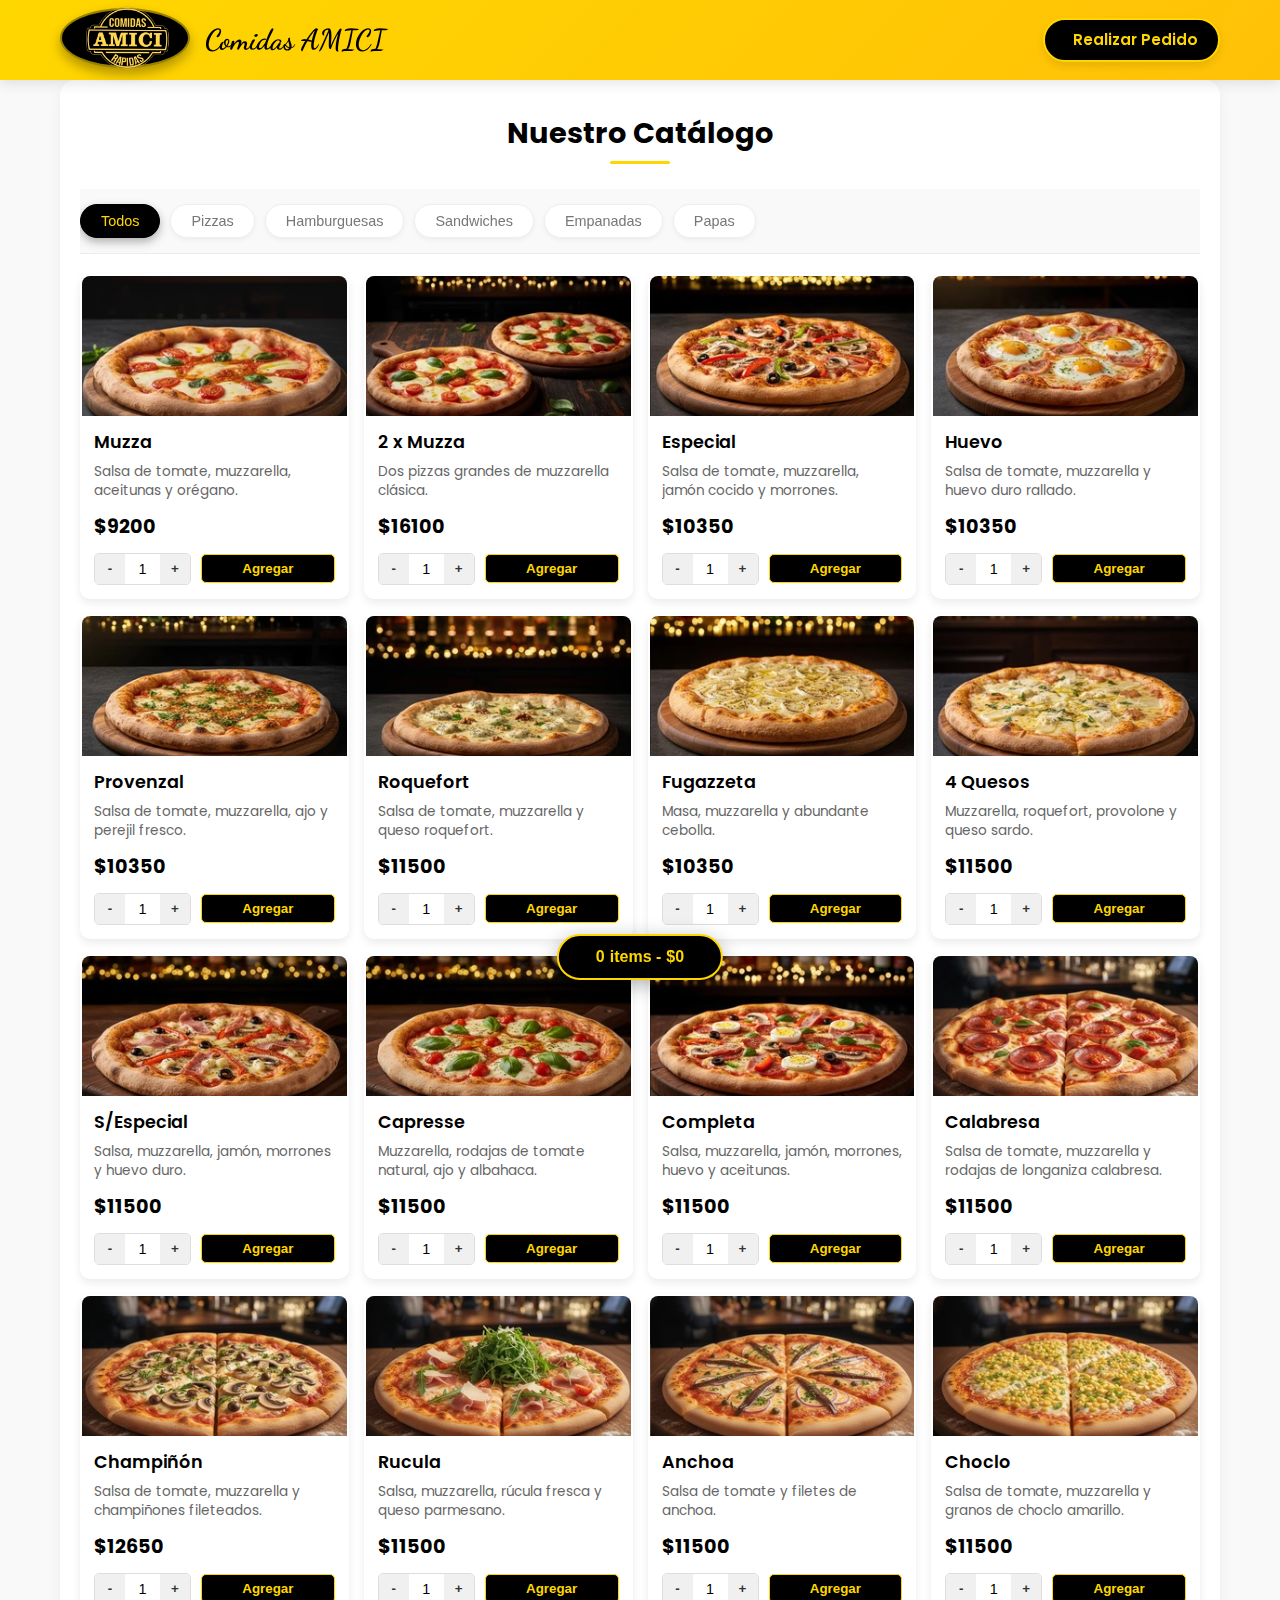
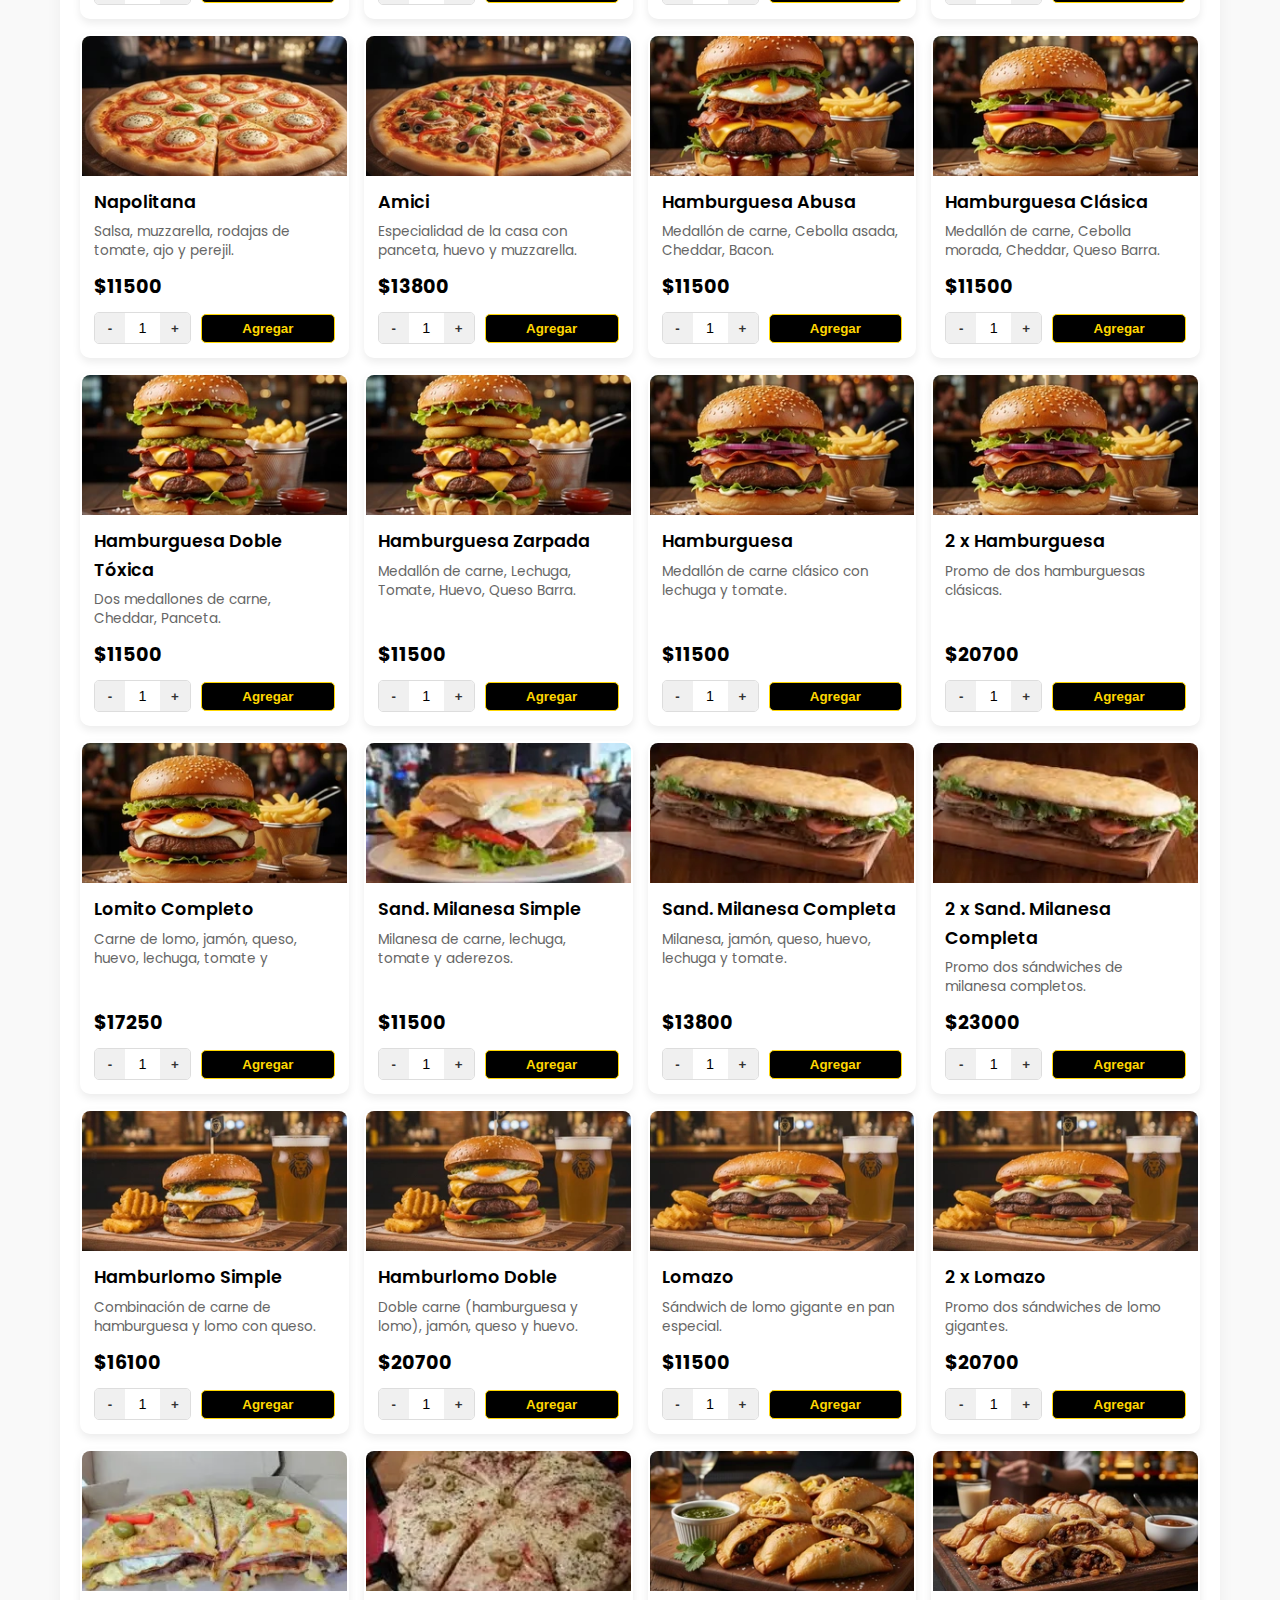
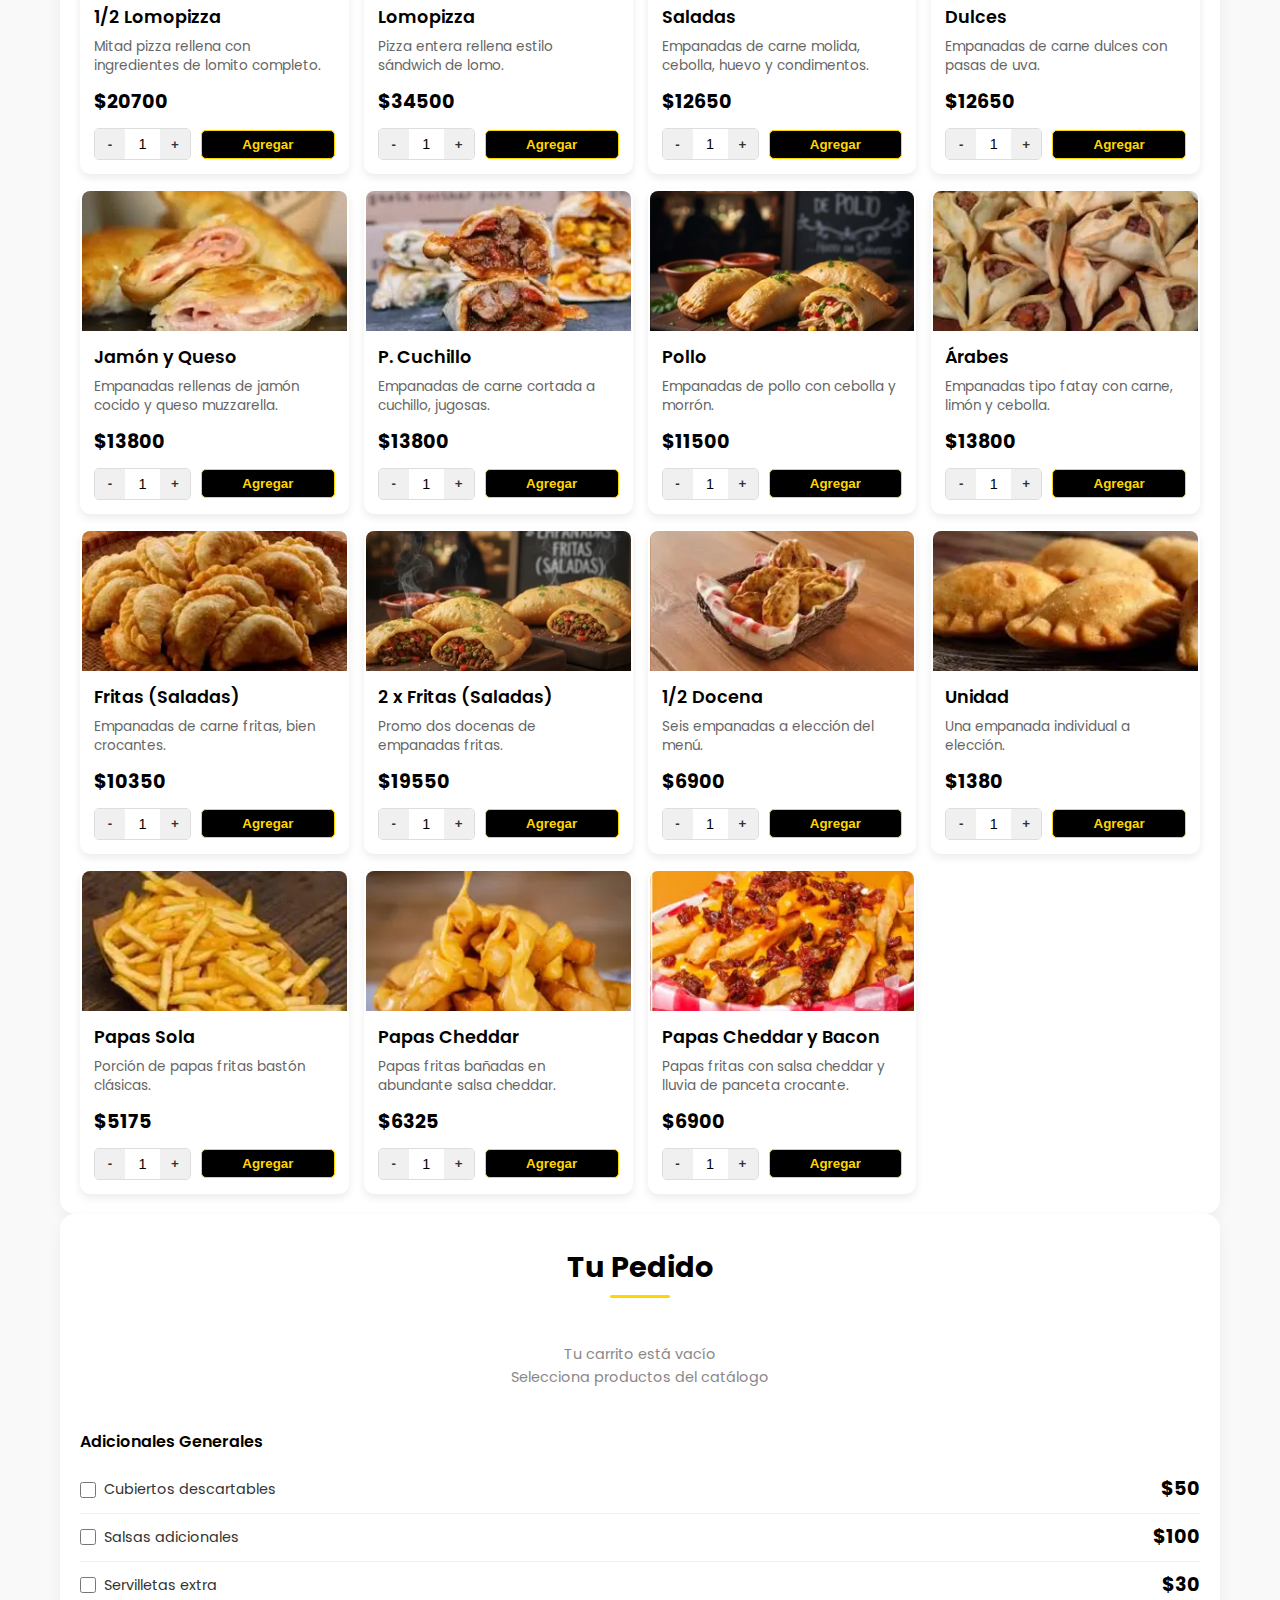
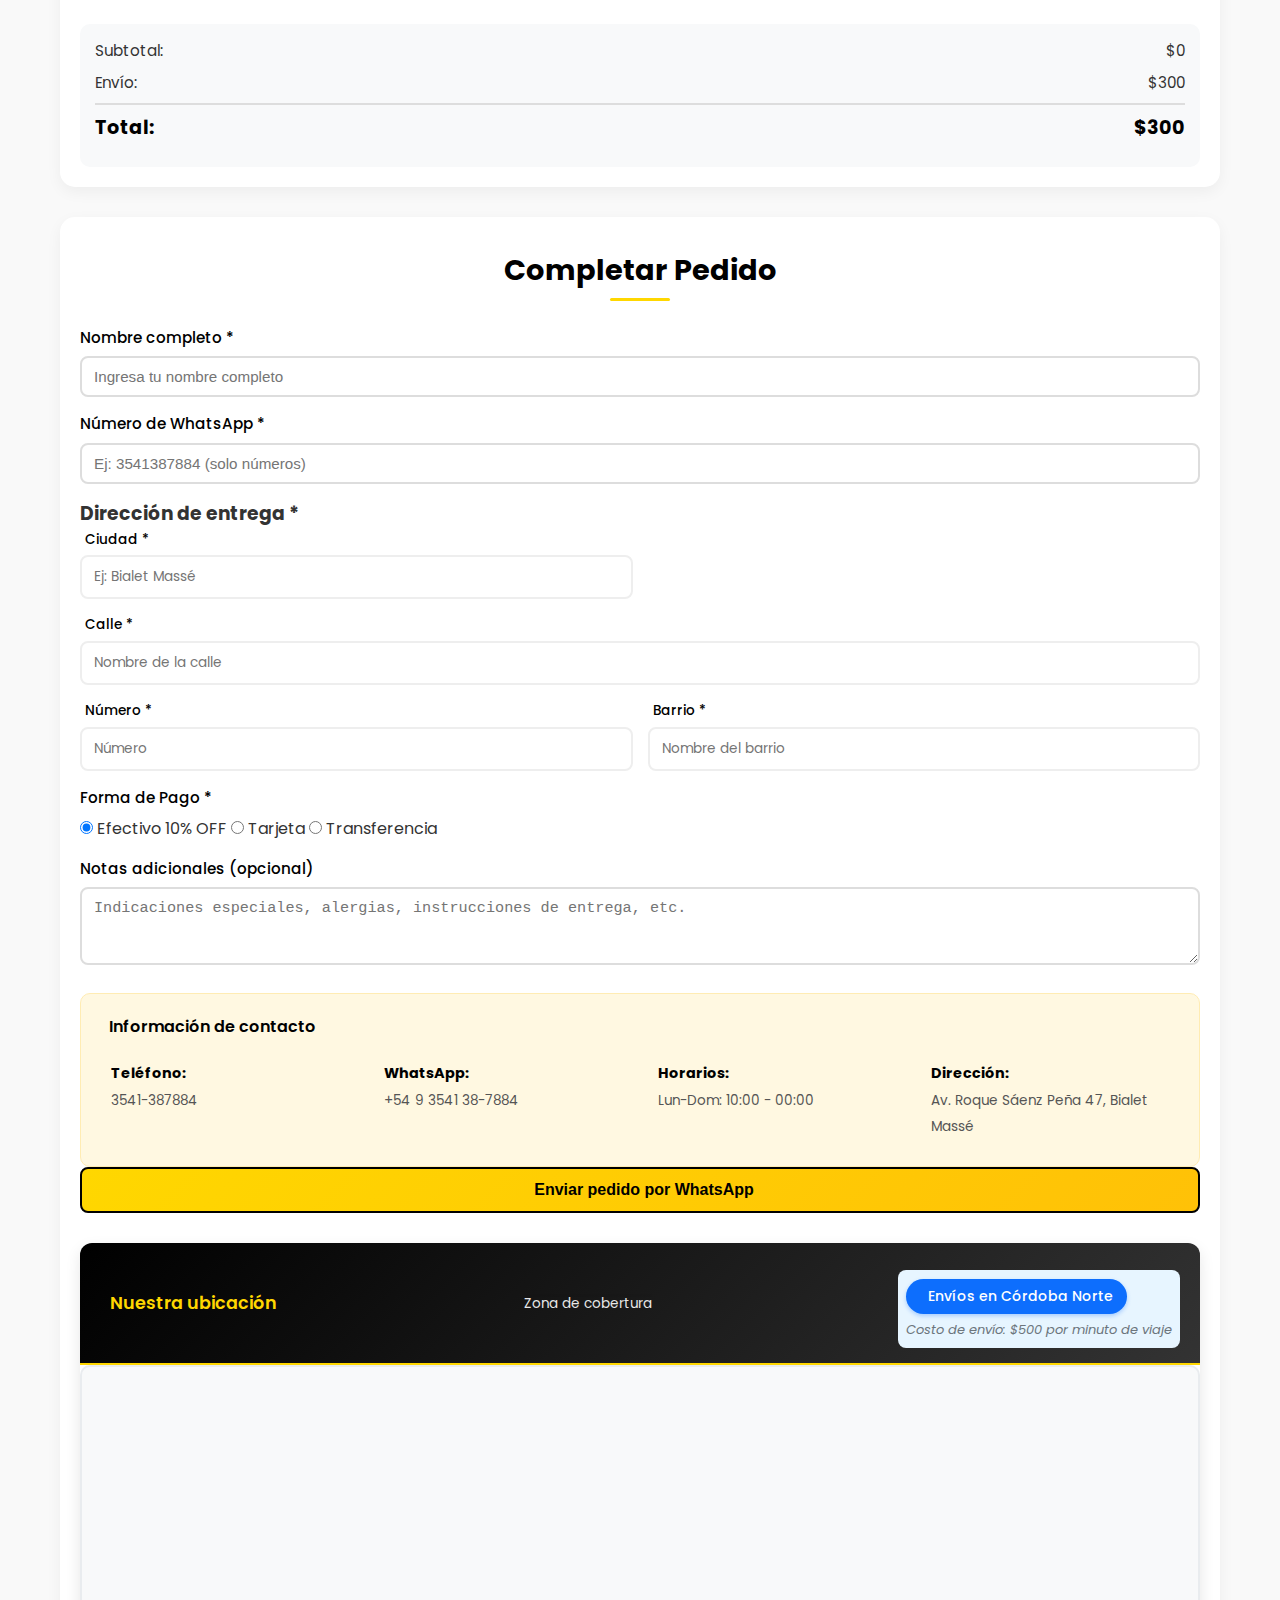
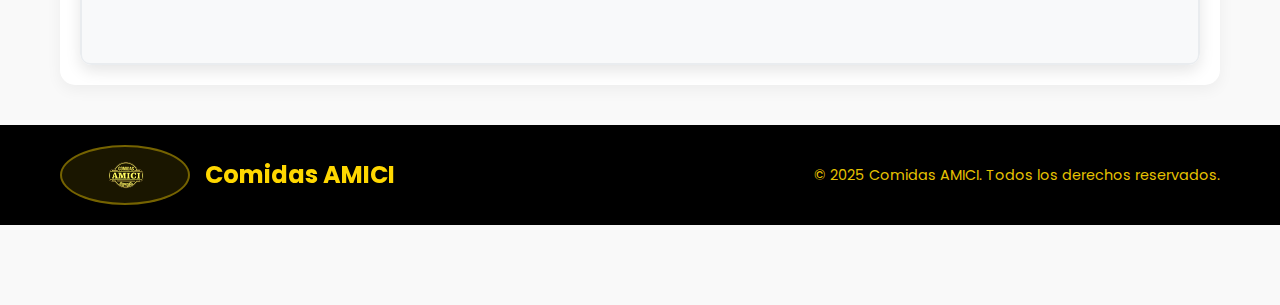
<file: index.html>
<!DOCTYPE html>
<html lang="es">
<head>
    <meta charset="UTF-8">
    <meta name="viewport" content="width=device-width, initial-scale=1.0">
    <title>Comidas AMICI | Delivery en Bialet Massé - Pizzas y Hamburguesas</title>
    <meta name="description" content="Pedí online en Comidas AMICI. Las mejores pizzas, hamburguesas, lomos y empanadas en Bialet Massé y alrededores. Delivery rápido y pedidos por WhatsApp.">
    <meta name="keywords" content="comidas amici, delivery, bialet massé, san roque, santa maría de punilla, pizzas, hamburguesas, lomos, empanadas, comida rápida, córdoba">
    <meta name="author" content="Comidas AMICI">
    <meta name="robots" content="index, follow">
    <meta name="theme-color" content="#FFD700">
    <link rel="canonical" href="https://tusitio.com/">

    <meta property="og:type" content="restaurant">
    <meta property="og:title" content="Comidas AMICI - Delivery en Bialet Massé">
    <meta property="og:description" content="¿Hambre? Pedí las mejores pizzas y hamburguesas de Bialet Massé. ¡Hacé tu pedido por WhatsApp en segundos!">
    <meta property="og:image" content="./src/assets/logo/og-image.jpg">
    <meta property="og:url" content="https://tusitio.com/">
    <meta property="og:site_name" content="Comidas AMICI">
    <meta property="og:locale" content="es_AR">

    <script type="application/ld+json">
    {
      "@context": "https://schema.org",
      "@type": "Restaurant",
      "name": "Comidas AMICI",
      "image": "https://tusitio.com/src/assets/logo/logo.png",
      "description": "Comida rápida de calidad, pizzas y hamburguesas con delivery en Bialet Massé.",
      "address": {
        "@type": "PostalAddress",
        "streetAddress": "Av. Roque Sáenz Peña 47",
        "addressLocality": "Bialet Massé",
        "addressRegion": "Córdoba",
        "postalCode": "X5158",
        "addressCountry": "AR"
      },
      "geo": {
        "@type": "GeoCoordinates",
        "latitude": -31.3427,
        "longitude": -64.4748
      },
      "url": "https://tusitio.com/",
      "telephone": "+5493541387884",
      "servesCuisine": ["Pizza", "Hamburguesas", "Comida Rápida", "Empanadas"],
      "priceRange": "$$",
      "openingHoursSpecification": [
        {
          "@type": "OpeningHoursSpecification",
          "dayOfWeek": ["Monday", "Tuesday", "Wednesday", "Thursday", "Friday", "Saturday", "Sunday"],
          "opens": "20:00",
          "closes": "00:00"
        }
      ],
      "menu": "https://tusitio.com/#catalogo"
    }
    </script>

    <link rel="preconnect" href="https://fonts.googleapis.com">
    <link rel="preconnect" href="https://fonts.gstatic.com" crossorigin>
    <link rel="preconnect" href="https://router.project-osrm.org">
    <link rel="preconnect" href="https://nominatim.openstreetmap.org">

    <link rel="stylesheet" href="https://cdnjs.cloudflare.com/ajax/libs/font-awesome/6.4.0/css/all.min.css" integrity="sha512-iecdLmaskl7CVkqkXNQ/ZH/XLlvWZOJyj7Yy7tcenmpD1ypASozpmT/E0iPtmFIB46ZmdtAc9eNBvH0H/ZpiBw==" crossorigin="anonymous" referrerpolicy="no-referrer" media="print" onload="this.media='all'">
    <noscript><link rel="stylesheet" href="https://cdnjs.cloudflare.com/ajax/libs/font-awesome/6.4.0/css/all.min.css"></noscript>
    
    <link href="https://fonts.googleapis.com/css2?family=Poppins:wght@300;400;500;600;700&family=Dancing+Script:wght@700&display=swap" rel="stylesheet">
    
    <link rel="stylesheet" href="./src/css/styles.css">
    <link rel="stylesheet" href="./src/css/extras.css">
    <link rel="stylesheet" href="./src/css/form.css">
    <link rel="stylesheet" href="./src/css/map.css">
</head>
<body>
    <header>
        <div class="container">
            <div class="header-content">
                <div class="logo">
                    <div class="logo-image">
                        <img src="./src/assets/logo/logo.png" alt="Comidas AMICI Logo" width="130" height="60">
                    </div>
                    <div class="logo-text">
                        <h1>Comidas AMICI</h1>
                        <div class="tagline">Pedidos rápidos por WhatsApp</div>
                    </div>
                </div>
                
                <nav class="nav-menu">
                    <a href="#whatsapp-form" class="whatsapp-button" aria-label="Ir a realizar pedido">
                        <i class="fab fa-whatsapp"></i> <span class="btn-text">Realizar Pedido</span>
                    </a>
                </nav>
            </div>
        </div>
    </header>

    <main class="container">
        <section class="food-catalog" id="catalogo">
            <div class="section-title">
                <h2>Nuestro Catálogo</h2>
            </div>
            
            <div class="category-tabs">
                <button class="category-tab active" data-category="todos" aria-label="Ver todos los productos">Todos</button>
                <button class="category-tab" data-category="pizza" aria-label="Ver pizzas">Pizzas</button>
                <button class="category-tab" data-category="hamburguesa" aria-label="Ver hamburguesas">Hamburguesas</button>
                <button class="category-tab" data-category="sandwich" aria-label="Ver sandwiches">Sandwiches</button>
                <button class="category-tab" data-category="empanadas" aria-label="Ver empanadas">Empanadas</button>
                <button class="category-tab" data-category="papas" aria-label="Ver papas">Papas</button>
            </div>
            
            <div class="food-grid" id="food-grid">
                </div>
        </section>
        
        <aside class="selected-items" id="cart-section">
            <div class="section-title">
                <h2>Tu Pedido</h2>
            </div>
            
            <div class="selected-list" id="selected-list">
                <div class="empty-cart" id="empty-cart">
                    <i class="fas fa-shopping-cart"></i>
                    <p>Tu carrito está vacío</p>
                    <p>Selecciona productos del catálogo</p>
                </div>
            </div>
            
            <div class="extras-section">
                <h3 class="extras-title">Adicionales Generales</h3>
                <div class="extra-option">
                    <label class="extra-label">
                        <input type="checkbox" class="extra-checkbox" id="extra-utensils" data-name="Cubiertos descartables" data-price="50">
                        Cubiertos descartables
                    </label>
                    <span class="food-price">$50</span>
                </div>
                <div class="extra-option">
                    <label class="extra-label">
                        <input type="checkbox" class="extra-checkbox" id="extra-sauce" data-name="Salsas adicionales" data-price="100">
                        Salsas adicionales
                    </label>
                    <span class="food-price">$100</span>
                </div>
                <div class="extra-option">
                    <label class="extra-label">
                        <input type="checkbox" class="extra-checkbox" id="extra-napkins" data-name="Servilletas extra" data-price="30">
                        Servilletas extra
                    </label>
                    <span class="food-price">$30</span>
                </div>
            </div>
            
            <div id="delivery-details" style="display:none;"></div>
            
            <div class="order-summary">
                <div class="summary-row">
                    <span>Subtotal:</span>
                    <span id="subtotal">$0</span>
                </div>
                <div class="summary-row">
                    <span>Envío:</span>
                    <span id="delivery-cost">$0</span>
                </div>
                <div class="summary-row" id="discount-row" style="display: none; color: #2ecc71;">
                    <span>Descuento (Efectivo 10%):</span>
                    <span id="discount-amount">-$0</span>
                </div>
                <div class="summary-row summary-total">
                    <span>Total:</span>
                    <span id="total-cost">$0</span>
                </div>
            </div>
        </aside>
        
        <section class="whatsapp-form" id="whatsapp-form">
            <div class="section-title">
                <h2>Completar Pedido</h2>
            </div>
            
            <form id="order-form">
                <div class="form-group">
                    <label class="form-label" for="customer-name">
                        <i class="fas fa-user"></i> Nombre completo *
                    </label>
                    <input type="text" id="customer-name" class="form-input" placeholder="Ingresa tu nombre completo" required autocomplete="name">
                </div>
                
                <div class="form-group">
                    <label class="form-label" for="customer-phone">
                        <i class="fab fa-whatsapp"></i> Número de WhatsApp *
                    </label>
                    <input type="tel" id="customer-phone" class="form-input" placeholder="Ej: 3541387884 (solo números)" required autocomplete="tel">
                </div>
                
                <h3 class="form-subtitle">
                    <i class="fas fa-map-marker-alt"></i> Dirección de entrega *
                </h3>
                
                <div class="address-fields">
                    <div class="address-group">
                        <label class="address-label" for="customer-city">
                            <i class="fas fa-city"></i> Ciudad *
                        </label>
                        <input type="text" id="customer-city" class="address-input" placeholder="Ej: Bialet Massé" required autocomplete="address-level2">
                    </div>
                    
                    <div class="address-group address-full">
                        <label class="address-label" for="customer-street">
                            <i class="fas fa-road"></i> Calle *
                        </label>
                        <input type="text" id="customer-street" class="address-input" placeholder="Nombre de la calle" required autocomplete="address-line1">
                    </div>
                    
                    <div class="address-group">
                        <label class="address-label" for="customer-number">
                            <i class="fas fa-hashtag"></i> Número *
                        </label>
                        <input type="text" id="customer-number" class="address-input" placeholder="Número" required>
                    </div>
                    
                    <div class="address-group">
                        <label class="address-label" for="customer-neighborhood">
                            <i class="fas fa-home"></i> Barrio *
                        </label>
                        <input type="text" id="customer-neighborhood" class="address-input" placeholder="Nombre del barrio" required>
                    </div>
                </div>

                <div class="form-group">
                    <label class="form-label">
                        <i class="fas fa-wallet"></i> Forma de Pago *
                    </label>
                    <div class="payment-options">
                        <label class="payment-option">
                            <input type="radio" name="payment-method" value="efectivo" required checked>
                            <span class="payment-content">
                                <span class="payment-name"><i class="fas fa-money-bill-wave"></i> Efectivo</span>
                                <span class="payment-badge">10% OFF</span>
                            </span>
                        </label>
                        <label class="payment-option">
                            <input type="radio" name="payment-method" value="tarjeta">
                            <span class="payment-content">
                                <span class="payment-name"><i class="fas fa-credit-card"></i> Tarjeta</span>
                            </span>
                        </label>
                        <label class="payment-option">
                            <input type="radio" name="payment-method" value="transferencia">
                            <span class="payment-content">
                                <span class="payment-name"><i class="fas fa-university"></i> Transferencia</span>
                            </span>
                        </label>
                    </div>
                </div>
                
                <div class="form-group">
                    <label class="form-label" for="order-notes">
                        <i class="fas fa-sticky-note"></i> Notas adicionales (opcional)
                    </label>
                    <textarea id="order-notes" class="form-input" placeholder="Indicaciones especiales, alergias, instrucciones de entrega, etc." rows="3"></textarea>
                </div>
                
                <div class="contact-info">
                    <h3><i class="fas fa-info-circle"></i> Información de contacto</h3>
                    <div class="contact-details">
                        <div class="contact-item">
                            <i class="fas fa-phone-alt contact-icon"></i>
                            <div class="contact-text">
                                <strong>Teléfono:</strong>
                                <span><a href="tel:+5493541387884" style="text-decoration: none; color: inherit;">3541-387884</a></span>
                            </div>
                        </div>
                        <div class="contact-item">
                            <i class="fab fa-whatsapp contact-icon"></i>
                            <div class="contact-text">
                                <strong>WhatsApp:</strong>
                                <span><a href="https://wa.me/5493541387884" target="_blank" style="text-decoration: none; color: inherit;">+54 9 3541 38-7884</a></span>
                            </div>
                        </div>
                        <div class="contact-item">
                            <i class="fas fa-clock contact-icon"></i>
                            <div class="contact-text">
                                <strong>Horarios:</strong>
                                <span>Lun-Dom: 10:00 - 00:00</span>
                            </div>
                        </div>
                        <div class="contact-item">
                            <i class="fas fa-map-marker-alt contact-icon"></i>
                            <div class="contact-text">
                                <strong>Dirección:</strong>
                                <span>Av. Roque Sáenz Peña 47, Bialet Massé</span>
                            </div>
                        </div>
                    </div>
                </div>
                
                <button type="submit" class="submit-btn" aria-label="Enviar pedido por WhatsApp">
                    <i class="fab fa-whatsapp"></i> Enviar pedido por WhatsApp
                </button>
            </form>
            
            <div class="map-container">
                <div class="map-header">
                    <h3><i class="fas fa-map-marked-alt"></i> Nuestra ubicación</h3>
                    <span class="map-info">Zona de cobertura</span>
                </div>
                <div class="map-frame" id="map-frame">
                    <div class="map-placeholder">
                        <i class="fas fa-map"></i>
                        <h4>Mapa de ubicación</h4>
                        <p>Cargando información de nuestra ubicación...</p>
                    </div>
                </div>
            </div>
        </section>
    </main>
    
    <footer>
        <div class="container">
            <div class="footer-content">
                <div class="logo">
                    <div class="logo-image">
                        <img src="./src/assets/logo/logo.png" alt="Comidas AMICI Logo" width="60" height="60" loading="lazy">
                    </div>
                    <div class="logo-text">
                        <h2>Comidas AMICI</h2>
                        <div class="tagline">Comida rápida de calidad</div>
                    </div>
                </div>
                <div>
                    <p>© 2025 Comidas AMICI. Todos los derechos reservados.</p>
                </div>
            </div>
        </div>
    </footer>
    
    <div class="notification" id="notification">
        <i class="fas fa-check-circle"></i>
        <span id="notification-text">Producto añadido</span>
    </div>

    <div class="modal-overlay" id="confirmation-modal">
        <div class="modal-content">
            <div class="modal-icon warning">
                <i class="fas fa-exclamation-triangle"></i>
            </div>
            <h3>¿Estás seguro?</h3>
            <p>Se eliminarán todos los productos de tu carrito.</p>
            <div class="modal-actions">
                <button class="modal-btn cancel" id="modal-cancel">Cancelar</button>
                <button class="modal-btn confirm" id="modal-confirm">Sí, vaciar</button>
            </div>
        </div>
    </div>

    <button id="floating-cart-btn" class="floating-cart-btn" aria-label="Ver carrito">
        <i class="fas fa-shopping-cart"></i>
        <span class="btn-content">
            <span id="float-count">0</span> items - <span id="float-total">$0</span>
        </span>
        <i class="fas fa-chevron-up"></i>
    </button>

    <script src="./src/js/Sistema_Mapas_calculo_envios/map-core.js" defer></script>
    <script src="./src/js/Sistema_Mapas_calculo_envios/delivery-calculator.js" defer></script>
    <script src="./src/js/Sistema_Mapas_calculo_envios/address-validator.js" defer></script>
    <script src="./src/js/Sistema_Mapas_calculo_envios/ui-manager.js" defer></script>
    <script src="./src/js/Sistema_Mapas_calculo_envios/whatsapp-integration.js" defer></script>
    <script src="./src/js/Sistema_Mapas_calculo_envios/map-styles.js" defer></script>
    <script src="./src/js/Sistema_Mapas_calculo_envios/map-init.js" defer></script>

    <script src="./src/js/main.js" defer></script>
    <script src="./src/js/extras.js" defer></script>
    <script src="./src/js/form.js" defer></script>
    
    <script>
        document.addEventListener('DOMContentLoaded', function() {
            console.log("🚀 Iniciando aplicación optimizada");
        });
    </script>
</body>
</html>
</file>
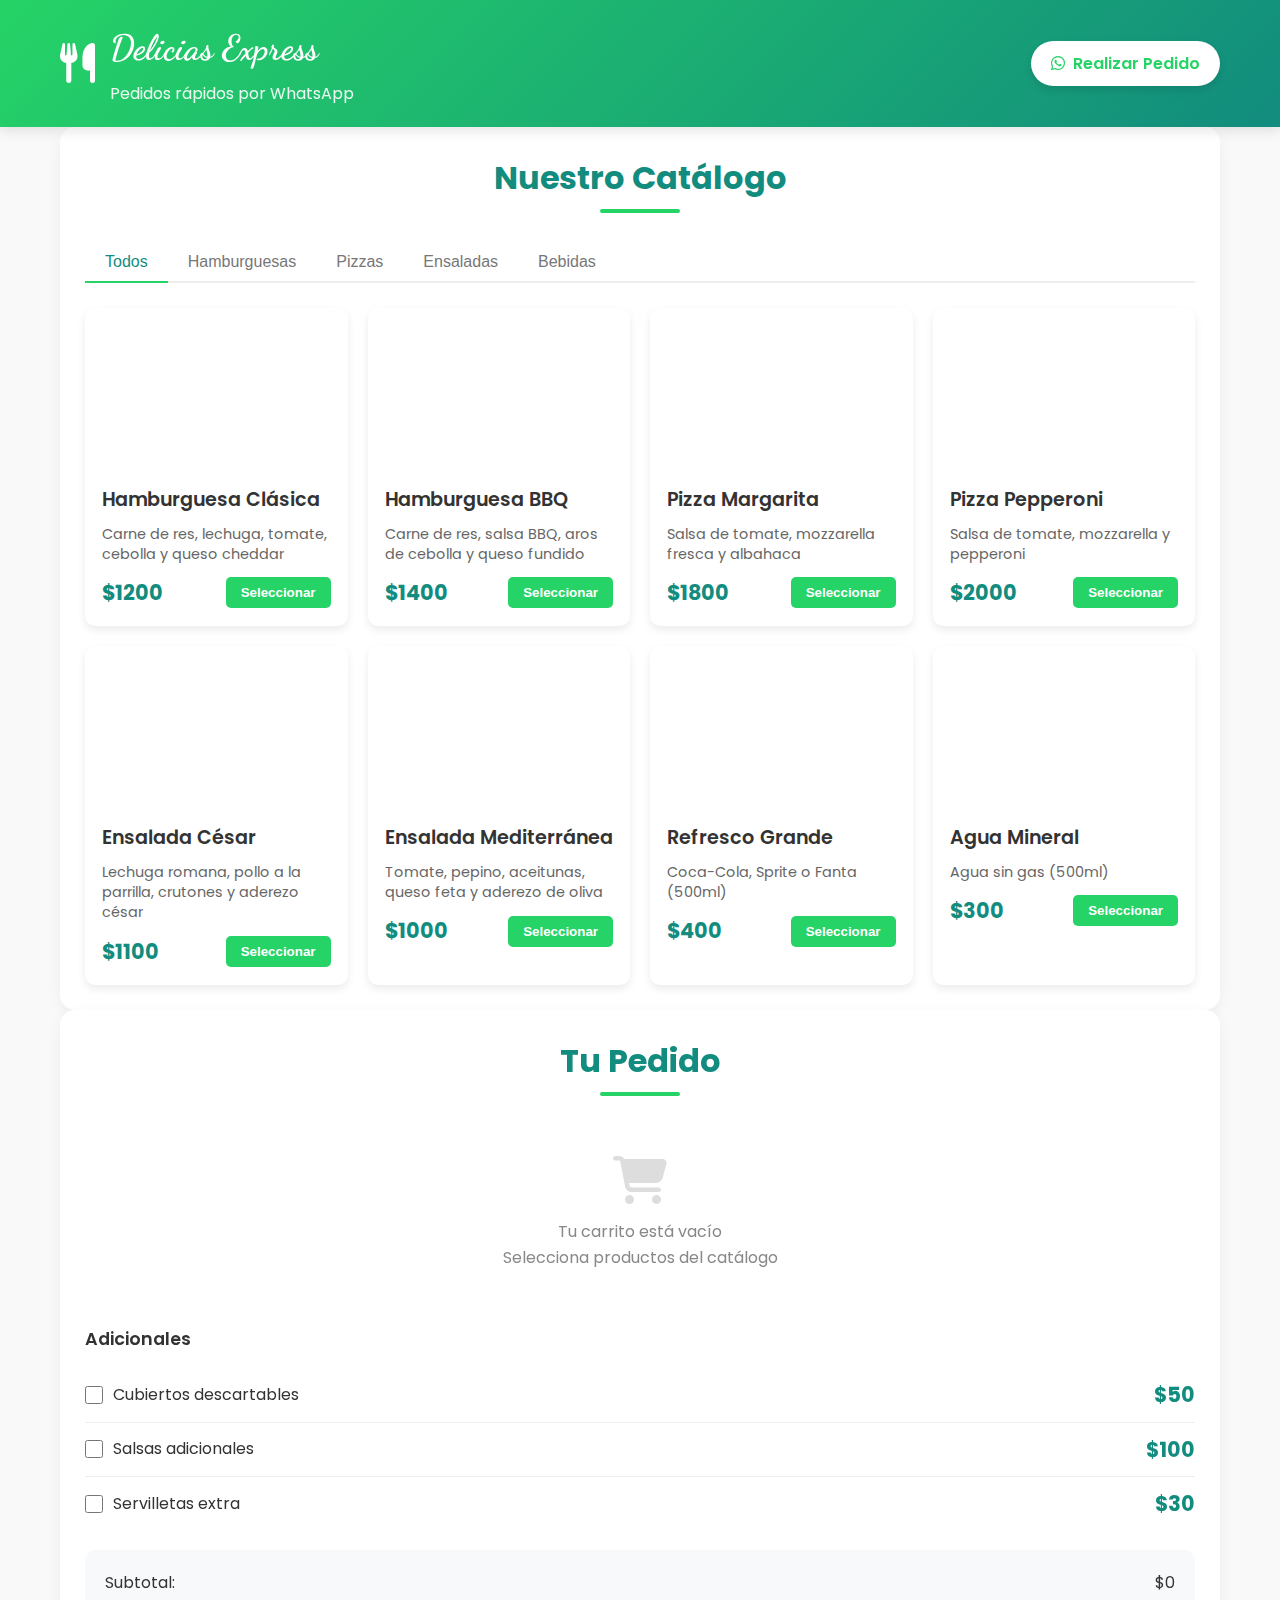
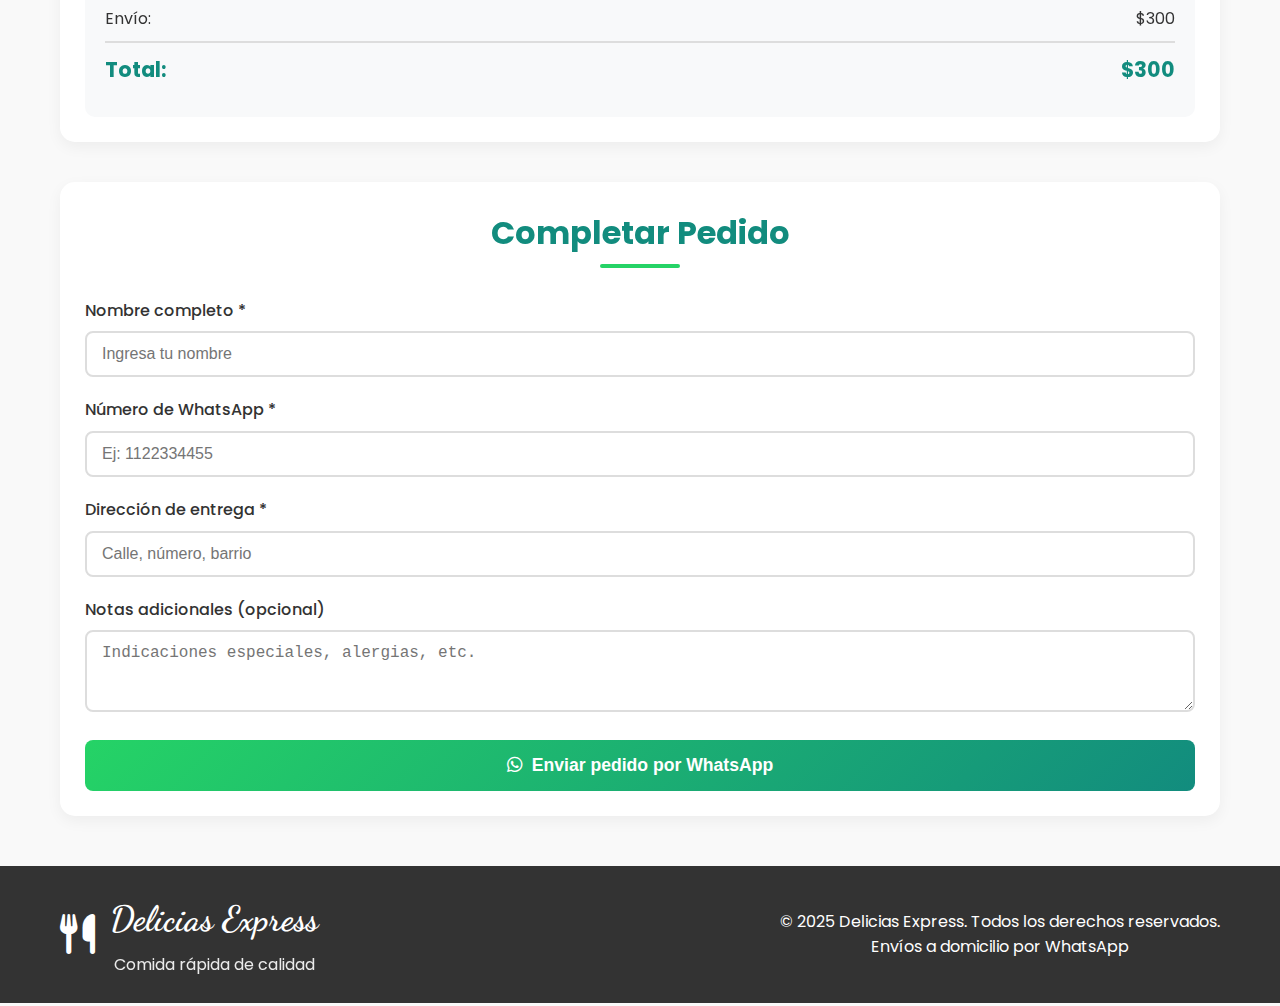
<file: index2.html>
<!DOCTYPE html>
<html lang="es">
<head>
    <meta charset="UTF-8">
    <meta name="viewport" content="width=device-width, initial-scale=1.0">
    <title>Delicias Express - Pedidos por WhatsApp</title>
    <link rel="stylesheet" href="https://cdnjs.cloudflare.com/ajax/libs/font-awesome/6.4.0/css/all.min.css">
    <link href="https://fonts.googleapis.com/css2?family=Poppins:wght@300;400;500;600;700&family=Dancing+Script:wght@700&display=swap" rel="stylesheet">
    <style>
        * {
            margin: 0;
            padding: 0;
            box-sizing: border-box;
        }

        body {
            font-family: 'Poppins', sans-serif;
            background-color: #f9f9f9;
            color: #333;
            line-height: 1.6;
        }

        .container {
            width: 100%;
            max-width: 1200px;
            margin: 0 auto;
            padding: 0 20px;
        }

        header {
            background: linear-gradient(135deg, #25D366 0%, #128C7E 100%);
            color: white;
            padding: 20px 0;
            box-shadow: 0 4px 12px rgba(0, 0, 0, 0.1);
            position: sticky;
            top: 0;
            z-index: 1000;
        }

        .header-content {
            display: flex;
            justify-content: space-between;
            align-items: center;
        }

        .logo {
            display: flex;
            align-items: center;
            gap: 15px;
        }

        .logo i {
            font-size: 2.5rem;
        }

        .logo h1 {
            font-family: 'Dancing Script', cursive;
            font-size: 2.2rem;
        }

        .tagline {
            font-size: 1rem;
            opacity: 0.9;
            margin-top: 5px;
        }

        .whatsapp-button {
            background-color: white;
            color: #25D366;
            padding: 10px 20px;
            border-radius: 50px;
            text-decoration: none;
            font-weight: 600;
            display: flex;
            align-items: center;
            gap: 8px;
            transition: all 0.3s ease;
            box-shadow: 0 4px 8px rgba(0, 0, 0, 0.1);
        }

        .whatsapp-button:hover {
            transform: translateY(-3px);
            box-shadow: 0 6px 12px rgba(0, 0, 0, 0.15);
        }

        main {
            padding: 40px 0;
        }

        .section-title {
            text-align: center;
            margin-bottom: 30px;
            position: relative;
        }

        .section-title h2 {
            font-size: 2rem;
            color: #128C7E;
            display: inline-block;
            padding-bottom: 10px;
        }

        .section-title h2::after {
            content: '';
            position: absolute;
            width: 80px;
            height: 4px;
            background: #25D366;
            bottom: 0;
            left: 50%;
            transform: translateX(-50%);
            border-radius: 2px;
        }

        .menu-container {
            display: grid;
            grid-template-columns: 2fr 1fr;
            gap: 30px;
        }

        @media (max-width: 992px) {
            .menu-container {
                grid-template-columns: 1fr;
            }
        }

        .food-catalog {
            background: white;
            border-radius: 15px;
            padding: 25px;
            box-shadow: 0 5px 15px rgba(0, 0, 0, 0.05);
        }

        .category-tabs {
            display: flex;
            margin-bottom: 25px;
            border-bottom: 2px solid #eee;
        }

        .category-tab {
            padding: 10px 20px;
            background: none;
            border: none;
            font-size: 1rem;
            font-weight: 500;
            color: #777;
            cursor: pointer;
            transition: all 0.3s;
            position: relative;
        }

        .category-tab.active {
            color: #128C7E;
        }

        .category-tab.active::after {
            content: '';
            position: absolute;
            bottom: -2px;
            left: 0;
            width: 100%;
            height: 2px;
            background-color: #25D366;
        }

        .food-grid {
            display: grid;
            grid-template-columns: repeat(auto-fill, minmax(250px, 1fr));
            gap: 20px;
        }

        .food-item {
            background: white;
            border-radius: 10px;
            overflow: hidden;
            box-shadow: 0 4px 8px rgba(0, 0, 0, 0.08);
            transition: transform 0.3s ease;
            border: 2px solid transparent;
        }

        .food-item:hover {
            transform: translateY(-5px);
        }

        .food-item.selected {
            border-color: #25D366;
            box-shadow: 0 6px 12px rgba(37, 211, 102, 0.2);
        }

        .food-img {
            height: 160px;
            width: 100%;
            background-size: cover;
            background-position: center;
        }

        .food-content {
            padding: 15px;
        }

        .food-title {
            font-size: 1.2rem;
            font-weight: 600;
            margin-bottom: 8px;
            color: #333;
        }

        .food-description {
            font-size: 0.9rem;
            color: #666;
            margin-bottom: 12px;
            line-height: 1.4;
        }

        .food-footer {
            display: flex;
            justify-content: space-between;
            align-items: center;
        }

        .food-price {
            font-weight: 700;
            color: #128C7E;
            font-size: 1.3rem;
        }

        .select-btn {
            background-color: #25D366;
            color: white;
            border: none;
            padding: 8px 15px;
            border-radius: 5px;
            cursor: pointer;
            font-weight: 600;
            transition: background-color 0.3s;
        }

        .select-btn:hover {
            background-color: #128C7E;
        }

        .select-btn.selected {
            background-color: #128C7E;
        }

        .selected-items {
            background: white;
            border-radius: 15px;
            padding: 25px;
            box-shadow: 0 5px 15px rgba(0, 0, 0, 0.05);
            position: sticky;
            top: 100px;
        }

        .selected-list {
            margin-bottom: 25px;
        }

        .selected-item {
            display: flex;
            justify-content: space-between;
            align-items: center;
            padding: 12px 0;
            border-bottom: 1px solid #eee;
        }

        .selected-item:last-child {
            border-bottom: none;
        }

        .item-name {
            font-weight: 500;
        }

        .item-controls {
            display: flex;
            align-items: center;
            gap: 10px;
        }

        .item-qty {
            width: 40px;
            text-align: center;
            border: 1px solid #ddd;
            border-radius: 4px;
            padding: 5px;
        }

        .remove-item {
            color: #ff4757;
            background: none;
            border: none;
            cursor: pointer;
            font-size: 1.2rem;
        }

        .extras-section {
            margin-top: 20px;
        }

        .extras-title {
            font-size: 1.1rem;
            font-weight: 600;
            margin-bottom: 15px;
            color: #333;
        }

        .extra-option {
            display: flex;
            justify-content: space-between;
            align-items: center;
            padding: 10px 0;
            border-bottom: 1px solid #eee;
        }

        .extra-option:last-child {
            border-bottom: none;
        }

        .extra-label {
            display: flex;
            align-items: center;
            gap: 10px;
        }

        .extra-checkbox {
            width: 18px;
            height: 18px;
            accent-color: #25D366;
        }

        .order-summary {
            background-color: #f8f9fa;
            padding: 20px;
            border-radius: 10px;
            margin-top: 20px;
        }

        .summary-row {
            display: flex;
            justify-content: space-between;
            margin-bottom: 10px;
        }

        .summary-total {
            font-size: 1.3rem;
            font-weight: 700;
            color: #128C7E;
            border-top: 2px solid #ddd;
            padding-top: 10px;
            margin-top: 10px;
        }

        .whatsapp-form {
            background: white;
            border-radius: 15px;
            padding: 25px;
            box-shadow: 0 5px 15px rgba(0, 0, 0, 0.05);
            margin-top: 40px;
        }

        .form-group {
            margin-bottom: 20px;
        }

        .form-label {
            display: block;
            margin-bottom: 8px;
            font-weight: 500;
            color: #333;
        }

        .form-input {
            width: 100%;
            padding: 12px 15px;
            border: 2px solid #ddd;
            border-radius: 8px;
            font-size: 1rem;
            transition: border-color 0.3s;
        }

        .form-input:focus {
            border-color: #25D366;
            outline: none;
        }

        .submit-btn {
            width: 100%;
            background: linear-gradient(135deg, #25D366 0%, #128C7E 100%);
            color: white;
            border: none;
            padding: 15px;
            border-radius: 8px;
            font-size: 1.1rem;
            font-weight: 600;
            cursor: pointer;
            transition: all 0.3s;
            display: flex;
            justify-content: center;
            align-items: center;
            gap: 10px;
        }

        .submit-btn:hover {
            transform: translateY(-3px);
            box-shadow: 0 6px 12px rgba(37, 211, 102, 0.3);
        }

        .empty-cart {
            text-align: center;
            padding: 30px;
            color: #888;
        }

        .empty-cart i {
            font-size: 3rem;
            margin-bottom: 15px;
            color: #ddd;
        }

        footer {
            background-color: #333;
            color: white;
            text-align: center;
            padding: 25px 0;
            margin-top: 50px;
        }

        .footer-content {
            display: flex;
            justify-content: space-between;
            align-items: center;
            flex-wrap: wrap;
        }

        @media (max-width: 768px) {
            .header-content {
                flex-direction: column;
                gap: 15px;
                text-align: center;
            }
            
            .food-grid {
                grid-template-columns: 1fr;
            }
            
            .footer-content {
                flex-direction: column;
                gap: 15px;
            }
        }

        .notification {
            position: fixed;
            bottom: 20px;
            right: 20px;
            background-color: #25D366;
            color: white;
            padding: 15px 25px;
            border-radius: 8px;
            box-shadow: 0 5px 15px rgba(0, 0, 0, 0.2);
            z-index: 1001;
            display: flex;
            align-items: center;
            gap: 10px;
            transform: translateY(100px);
            opacity: 0;
            transition: all 0.5s ease;
        }

        .notification.show {
            transform: translateY(0);
            opacity: 1;
        }
    </style>
</head>
<body>
    <header>
        <div class="container">
            <div class="header-content">
                <div class="logo">
                    <i class="fas fa-utensils"></i>
                    <div>
                        <h1>Delicias Express</h1>
                        <div class="tagline">Pedidos rápidos por WhatsApp</div>
                    </div>
                </div>
                <a href="#whatsapp-form" class="whatsapp-button">
                    <i class="fab fa-whatsapp"></i> Realizar Pedido
                </a>
            </div>
        </div>
    </header>

    <main class="container">
        <section class="food-catalog">
            <div class="section-title">
                <h2>Nuestro Catálogo</h2>
            </div>
            
            <div class="category-tabs">
                <button class="category-tab active" data-category="todos">Todos</button>
                <button class="category-tab" data-category="hamburguesas">Hamburguesas</button>
                <button class="category-tab" data-category="pizzas">Pizzas</button>
                <button class="category-tab" data-category="ensaladas">Ensaladas</button>
                <button class="category-tab" data-category="bebidas">Bebidas</button>
            </div>
            
            <div class="food-grid" id="food-grid">
                <!-- Los elementos de comida se generarán con JavaScript -->
            </div>
        </section>
        
        <aside class="selected-items">
            <div class="section-title">
                <h2>Tu Pedido</h2>
            </div>
            
            <div class="selected-list" id="selected-list">
                <div class="empty-cart" id="empty-cart">
                    <i class="fas fa-shopping-cart"></i>
                    <p>Tu carrito está vacío</p>
                    <p>Selecciona productos del catálogo</p>
                </div>
                <!-- Los elementos seleccionados se añadirán aquí -->
            </div>
            
            <div class="extras-section">
                <h3 class="extras-title">Adicionales</h3>
                <div class="extra-option">
                    <label class="extra-label">
                        <input type="checkbox" class="extra-checkbox" id="extra-utensils" data-name="Cubiertos descartables" data-price="50">
                        Cubiertos descartables
                    </label>
                    <span class="food-price">$50</span>
                </div>
                <div class="extra-option">
                    <label class="extra-label">
                        <input type="checkbox" class="extra-checkbox" id="extra-sauce" data-name="Salsas adicionales" data-price="100">
                        Salsas adicionales
                    </label>
                    <span class="food-price">$100</span>
                </div>
                <div class="extra-option">
                    <label class="extra-label">
                        <input type="checkbox" class="extra-checkbox" id="extra-napkins" data-name="Servilletas extra" data-price="30">
                        Servilletas extra
                    </label>
                    <span class="food-price">$30</span>
                </div>
            </div>
            
            <div class="order-summary">
                <div class="summary-row">
                    <span>Subtotal:</span>
                    <span id="subtotal">$0</span>
                </div>
                <div class="summary-row">
                    <span>Envío:</span>
                    <span id="delivery-cost">$300</span>
                </div>
                <div class="summary-row summary-total">
                    <span>Total:</span>
                    <span id="total-cost">$300</span>
                </div>
            </div>
        </aside>
        
        <section class="whatsapp-form" id="whatsapp-form">
            <div class="section-title">
                <h2>Completar Pedido</h2>
            </div>
            
            <form id="order-form">
                <div class="form-group">
                    <label class="form-label" for="customer-name">Nombre completo *</label>
                    <input type="text" id="customer-name" class="form-input" placeholder="Ingresa tu nombre" required>
                </div>
                
                <div class="form-group">
                    <label class="form-label" for="customer-phone">Número de WhatsApp *</label>
                    <input type="tel" id="customer-phone" class="form-input" placeholder="Ej: 1122334455" required>
                </div>
                
                <div class="form-group">
                    <label class="form-label" for="customer-address">Dirección de entrega *</label>
                    <input type="text" id="customer-address" class="form-input" placeholder="Calle, número, barrio" required>
                </div>
                
                <div class="form-group">
                    <label class="form-label" for="order-notes">Notas adicionales (opcional)</label>
                    <textarea id="order-notes" class="form-input" placeholder="Indicaciones especiales, alergias, etc." rows="3"></textarea>
                </div>
                
                <button type="submit" class="submit-btn">
                    <i class="fab fa-whatsapp"></i> Enviar pedido por WhatsApp
                </button>
            </form>
        </section>
    </main>
    
    <footer>
        <div class="container">
            <div class="footer-content">
                <div class="logo">
                    <i class="fas fa-utensils"></i>
                    <div>
                        <h1>Delicias Express</h1>
                        <div class="tagline">Comida rápida de calidad</div>
                    </div>
                </div>
                <div>
                    <p>© 2025 Delicias Express. Todos los derechos reservados.</p>
                    <p>Envíos a domicilio por WhatsApp</p>
                </div>
            </div>
        </div>
    </footer>
    
    <div class="notification" id="notification">
        <i class="fas fa-check-circle"></i>
        <span id="notification-text">Producto añadido al carrito</span>
    </div>

    <script>
        // Datos del catálogo de alimentos
        const foodItems = [
            {
                id: 1,
                name: "Hamburguesa Clásica",
                description: "Carne de res, lechuga, tomate, cebolla y queso cheddar",
                price: 1200,
                category: "hamburguesas",
                image: "https://images.unsplash.com/photo-1568901346375-23c9450c58cd?ixlib=rb-4.0.3&ixid=M3wxMjA3fDB8MHxwaG90by1wYWdlfHx8fGVufDB8fHx8fA%3D%3D&auto=format&fit=crop&w=800&q=80"
            },
            {
                id: 2,
                name: "Hamburguesa BBQ",
                description: "Carne de res, salsa BBQ, aros de cebolla y queso fundido",
                price: 1400,
                category: "hamburguesas",
                image: "https://images.unsplash.com/photo-1565299507177-b0ac66763828?ixlib=rb-4.0.3&ixid=M3wxMjA3fDB8MHxwaG90by1wYWdlfHx8fGVufDB8fHx8fA%3D%3D&auto=format&fit=crop&w=800&q=80"
            },
            {
                id: 3,
                name: "Pizza Margarita",
                description: "Salsa de tomate, mozzarella fresca y albahaca",
                price: 1800,
                category: "pizzas",
                image: "https://images.unsplash.com/photo-1604068549290-dea0e4a305ca?ixlib=rb-4.0.3&ixid=M3wxMjA3fDB8MHxwaG90by1wYWdlfHx8fGVufDB8fHx8fA%3D%3D&auto=format&fit=crop&w=800&q=80"
            },
            {
                id: 4,
                name: "Pizza Pepperoni",
                description: "Salsa de tomate, mozzarella y pepperoni",
                price: 2000,
                category: "pizzas",
                image: "https://images.unsplash.com/photo-1628840042765-356cda07504e?ixlib=rb-4.0.3&ixid=M3wxMjA3fDB8MHxwaG90by1wYWdlfHx8fGVufDB8fHx8fA%3D%3D&auto=format&fit=crop&w=800&q=80"
            },
            {
                id: 5,
                name: "Ensalada César",
                description: "Lechuga romana, pollo a la parrilla, crutones y aderezo césar",
                price: 1100,
                category: "ensaladas",
                image: "https://images.unsplash.com/photo-1546793665-c74683f339c1?ixlib=rb-4.0.3&ixid=M3wxMjA3fDB8MHxwaG90by1wYWdlfHx8fGVufDB8fHx8fA%3D%3D&auto=format&fit=crop&w=800&q=80"
            },
            {
                id: 6,
                name: "Ensalada Mediterránea",
                description: "Tomate, pepino, aceitunas, queso feta y aderezo de oliva",
                price: 1000,
                category: "ensaladas",
                image: "https://images.unsplash.com/photo-1540420773420-3366772f4999?ixlib=rb-4.0.3&ixid=M3wxMjA3fDB8MHxwaG90by1wYWdlfHx8fGVufDB8fHx8fA%3D%3D&auto=format&fit=crop&w=800&q=80"
            },
            {
                id: 7,
                name: "Refresco Grande",
                description: "Coca-Cola, Sprite o Fanta (500ml)",
                price: 400,
                category: "bebidas",
                image: "https://images.unsplash.com/photo-1622483767028-3f66f32aef97?ixlib=rb-4.0.3&ixid=M3wxMjA3fDB8MHxwaG90by1wYWdlfHx8fGVufDB8fHx8fA%3D%3D&auto=format&fit=crop&w=800&q=80"
            },
            {
                id: 8,
                name: "Agua Mineral",
                description: "Agua sin gas (500ml)",
                price: 300,
                category: "bebidas",
                image: "https://images.unsplash.com/photo-1523362628745-0c100150b504?ixlib=rb-4.0.3&ixid=M3wxMjA3fDB8MHxwaG90by1wYWdlfHx8fGVufDB8fHx8fA%3D%3D&auto=format&fit=crop&w=800&q=80"
            }
        ];

        // Estado de la aplicación
        let selectedItems = [];
        let currentCategory = "todos";

        // Inicializar la aplicación
        document.addEventListener('DOMContentLoaded', function() {
            renderFoodItems();
            setupEventListeners();
            updateOrderSummary();
        });

        // Renderizar los elementos del catálogo
        function renderFoodItems() {
            const foodGrid = document.getElementById('food-grid');
            foodGrid.innerHTML = '';
            
            // Filtrar elementos por categoría
            const filteredItems = currentCategory === "todos" 
                ? foodItems 
                : foodItems.filter(item => item.category === currentCategory);
            
            // Crear elementos HTML para cada comida
            filteredItems.forEach(item => {
                const isSelected = selectedItems.some(selected => selected.id === item.id);
                
                const foodItem = document.createElement('div');
                foodItem.className = `food-item ${isSelected ? 'selected' : ''}`;
                foodItem.dataset.id = item.id;
                
                foodItem.innerHTML = `
                    <div class="food-img" style="background-image: url('${item.image}')"></div>
                    <div class="food-content">
                        <h3 class="food-title">${item.name}</h3>
                        <p class="food-description">${item.description}</p>
                        <div class="food-footer">
                            <div class="food-price">$${item.price}</div>
                            <button class="select-btn ${isSelected ? 'selected' : ''}" data-id="${item.id}">
                                ${isSelected ? '✓ Seleccionado' : 'Seleccionar'}
                            </button>
                        </div>
                    </div>
                `;
                
                foodGrid.appendChild(foodItem);
            });
            
            // Agregar event listeners a los botones de selección
            document.querySelectorAll('.select-btn').forEach(button => {
                button.addEventListener('click', function() {
                    const id = parseInt(this.dataset.id);
                    toggleFoodItem(id);
                });
            });
        }

        // Alternar selección de un elemento de comida
        function toggleFoodItem(id) {
            const foodItem = foodItems.find(item => item.id === id);
            const existingIndex = selectedItems.findIndex(item => item.id === id);
            
            if (existingIndex >= 0) {
                // Si ya está seleccionado, quitarlo
                selectedItems.splice(existingIndex, 1);
                showNotification(`${foodItem.name} eliminado del pedido`);
            } else {
                // Si no está seleccionado, añadirlo
                selectedItems.push({
                    ...foodItem,
                    quantity: 1
                });
                showNotification(`${foodItem.name} añadido al pedido`);
            }
            
            // Actualizar la interfaz
            renderFoodItems();
            renderSelectedItems();
            updateOrderSummary();
        }

        // Renderizar la lista de elementos seleccionados
        function renderSelectedItems() {
            const selectedList = document.getElementById('selected-list');
            const emptyCart = document.getElementById('empty-cart');
            
            if (selectedItems.length === 0) {
                emptyCart.style.display = 'block';
                selectedList.innerHTML = '';
                return;
            }
            
            emptyCart.style.display = 'none';
            
            let itemsHTML = '';
            
            selectedItems.forEach((item, index) => {
                itemsHTML += `
                    <div class="selected-item">
                        <div class="item-name">${item.name}</div>
                        <div class="item-controls">
                            <input type="number" min="1" value="${item.quantity}" class="item-qty" data-index="${index}">
                            <button class="remove-item" data-index="${index}">
                                <i class="fas fa-trash"></i>
                            </button>
                        </div>
                        <div class="item-price">$${item.price * item.quantity}</div>
                    </div>
                `;
            });
            
            selectedList.innerHTML = itemsHTML;
            
            // Agregar event listeners a los controles de cantidad
            document.querySelectorAll('.item-qty').forEach(input => {
                input.addEventListener('change', function() {
                    const index = parseInt(this.dataset.index);
                    updateQuantity(index, parseInt(this.value));
                });
            });
            
            // Agregar event listeners a los botones de eliminación
            document.querySelectorAll('.remove-item').forEach(button => {
                button.addEventListener('click', function() {
                    const index = parseInt(this.dataset.index);
                    removeSelectedItem(index);
                });
            });
        }

        // Actualizar la cantidad de un elemento seleccionado
        function updateQuantity(index, quantity) {
            if (quantity < 1) {
                removeSelectedItem(index);
                return;
            }
            
            selectedItems[index].quantity = quantity;
            renderSelectedItems();
            renderFoodItems();
            updateOrderSummary();
        }

        // Eliminar un elemento seleccionado
        function removeSelectedItem(index) {
            const removedItem = selectedItems[index];
            selectedItems.splice(index, 1);
            showNotification(`${removedItem.name} eliminado del pedido`);
            
            renderSelectedItems();
            renderFoodItems();
            updateOrderSummary();
        }

        // Actualizar el resumen del pedido
        function updateOrderSummary() {
            // Calcular subtotal de alimentos
            const foodSubtotal = selectedItems.reduce((total, item) => {
                return total + (item.price * item.quantity);
            }, 0);
            
            // Calcular subtotal de adicionales
            const extraSubtotal = Array.from(document.querySelectorAll('.extra-checkbox:checked'))
                .reduce((total, checkbox) => {
                    return total + parseInt(checkbox.dataset.price);
                }, 0);
            
            const subtotal = foodSubtotal + extraSubtotal;
            const deliveryCost = 300;
            const total = subtotal + deliveryCost;
            
            // Actualizar la interfaz
            document.getElementById('subtotal').textContent = `$${subtotal}`;
            document.getElementById('delivery-cost').textContent = `$${deliveryCost}`;
            document.getElementById('total-cost').textContent = `$${total}`;
        }

        // Configurar event listeners
        function setupEventListeners() {
            // Filtros de categoría
            document.querySelectorAll('.category-tab').forEach(tab => {
                tab.addEventListener('click', function() {
                    // Actualizar pestaña activa
                    document.querySelectorAll('.category-tab').forEach(t => t.classList.remove('active'));
                    this.classList.add('active');
                    
                    // Actualizar categoría y renderizar
                    currentCategory = this.dataset.category;
                    renderFoodItems();
                });
            });
            
            // Checkboxes de adicionales
            document.querySelectorAll('.extra-checkbox').forEach(checkbox => {
                checkbox.addEventListener('change', updateOrderSummary);
            });
            
            // Formulario de pedido
            document.getElementById('order-form').addEventListener('submit', function(e) {
                e.preventDefault();
                sendOrderViaWhatsApp();
            });
        }

        // Enviar pedido por WhatsApp
        function sendOrderViaWhatsApp() {
            // Obtener datos del formulario
            const name = document.getElementById('customer-name').value;
            const phone = document.getElementById('customer-phone').value;
            const address = document.getElementById('customer-address').value;
            const notes = document.getElementById('order-notes').value;
            
            // Validar que hay productos seleccionados
            if (selectedItems.length === 0) {
                showNotification('Por favor, selecciona al menos un producto', 'error');
                return;
            }
            
            // Obtener adicionales seleccionados
            const selectedExtras = Array.from(document.querySelectorAll('.extra-checkbox:checked'))
                .map(checkbox => checkbox.dataset.name);
            
            // Calcular totales
            const foodSubtotal = selectedItems.reduce((total, item) => total + (item.price * item.quantity), 0);
            const extraSubtotal = Array.from(document.querySelectorAll('.extra-checkbox:checked'))
                .reduce((total, checkbox) => total + parseInt(checkbox.dataset.price), 0);
            const subtotal = foodSubtotal + extraSubtotal;
            const deliveryCost = 300;
            const total = subtotal + deliveryCost;
            
            // Construir mensaje para WhatsApp
            let message = `*NUEVO PEDIDO - Delicias Express*%0A%0A`;
            message += `*Cliente:* ${name}%0A`;
            message += `*Teléfono:* ${phone}%0A`;
            message += `*Dirección:* ${address}%0A`;
            message += `%0A*PEDIDO:*%0A`;
            
            // Añadir productos
            selectedItems.forEach(item => {
                message += `➡ ${item.name} x${item.quantity} - $${item.price * item.quantity}%0A`;
            });
            
            // Añadir adicionales
            if (selectedExtras.length > 0) {
                message += `%0A*Adicionales:*%0A`;
                selectedExtras.forEach(extra => {
                    message += `➡ ${extra}%0A`;
                });
            }
            
            // Añadir notas
            if (notes.trim() !== '') {
                message += `%0A*Notas adicionales:*%0A${notes}%0A`;
            }
            
            // Añadir resumen de pago
            message += `%0A*RESUMEN DE PAGO:*%0A`;
            message += `Subtotal: $${subtotal}%0A`;
            message += `Costo de envío: $${deliveryCost}%0A`;
            message += `*TOTAL: $${total}*%0A%0A`;
            message += `*¡Gracias por tu pedido!*`;
            
            // Crear enlace de WhatsApp
            const phoneNumber = "5493541682310"; // Poner Número 
            const whatsappURL = `https://wa.me/${phoneNumber}?text=${message}`;
            
            // Abrir WhatsApp en una nueva pestaña
            window.open(whatsappURL, '_blank');
            
            // Mostrar confirmación
            showNotification('Pedido enviado por WhatsApp', 'success');
            
            // Opcional: Resetear el formulario
            setTimeout(() => {
                document.getElementById('order-form').reset();
                selectedItems = [];
                renderFoodItems();
                renderSelectedItems();
                updateOrderSummary();
            }, 3000);
        }

        // Mostrar notificación
        function showNotification(text, type = 'success') {
            const notification = document.getElementById('notification');
            const notificationText = document.getElementById('notification-text');
            
            notificationText.textContent = text;
            
            // Cambiar color según tipo
            if (type === 'error') {
                notification.style.backgroundColor = '#ff4757';
            } else {
                notification.style.backgroundColor = '#25D366';
            }
            
            // Mostrar notificación
            notification.classList.add('show');
            
            // Ocultar después de 3 segundos
            setTimeout(() => {
                notification.classList.remove('show');
            }, 3000);
        }
    </script>
</body>
</html>
</file>
<file: src/css/styles.css>
* {
    margin: 0;
    padding: 0;
    box-sizing: border-box;
}

body {
    font-family: 'Poppins', sans-serif;
    background-color: #f9f9f9;
    color: #333;
    line-height: 1.6;
    overflow-x: hidden;
    padding-bottom: 80px;
}

html {
    scroll-behavior: smooth;
    scroll-padding-top: 150px;
}

.container {
    width: 100%;
    max-width: 1200px;
    margin: 0 auto;
    padding: 0 20px;
}

header {
    background: linear-gradient(135deg, #FFD700 0%, #FFC107 100%); /* Amarillo en lugar de verde */
    color: #000000; /* Texto negro */
    padding: 15px 0;
    box-shadow: 0 4px 12px rgba(0, 0, 0, 0.1);
    position: sticky;
    top: 0;
    z-index: 1000;
    height: 80px;
    display: flex;
    align-items: center;
}

.header-content {
    display: flex;
    justify-content: space-between;
    align-items: center;
    position: relative;
    width: 100%;
}

.logo {
    display: flex;
    align-items: center;
    gap: 15px;
    z-index: 1002;
    position: relative;
}

/* Contenedor del logo con fondo negro elegante */
.logo-image {
    background-color: #000000;
    border-radius: 50%;
    padding: 8px;
    display: flex;
    align-items: center;
    justify-content: center;
    width: 130px;
    height: 60px;
    box-shadow: 0 4px 8px rgba(0, 0, 0, 0.2);
    transition: all 0.3s ease;
    border: 2px solid rgba(255, 215, 0, 0.3);
}

.logo-image:hover {
    transform: scale(1.05);
    box-shadow: 0 6px 12px rgba(0, 0, 0, 0.3);
    border-color: rgba(255, 215, 0, 0.6);
}

/* ESTILOS PARA AJUSTAR EL LOGO DENTRO DEL CONTENEDOR */
.logo-image img {
    width: 100%;
    height: 100%;
    object-fit: contain;
    filter: brightness(1.1); /* Para mejorar la visibilidad sobre negro */
    transform: scale(3.0); /* Agranda el logo un 25% */
}

/* Logo más grande en desktop */
@media (max-width: 768px) {
    .logo-image img {
        transform: scale(2.8); /* 20% más grande en tablet */
    }
}

@media (max-width: 576px) {
    .logo-image img {
        transform: scale(2.8); /* 15% más grande en móvil */
    }
}

@media (max-width: 480px) {
    .logo-image img {
        transform: scale(2.8); /* 10% más grande en móvil pequeño */
    }
}

/* Contenedor para el texto del logo */
.logo-text {
    display: flex;
    flex-direction: column;
}

.logo h1 {
    font-family: 'Dancing Script', cursive;
    font-size: 1.8rem;
    white-space: nowrap;
    color: #000000; /* Texto negro */
    text-shadow: 1px 1px 2px rgba(255, 215, 0, 0.3); /* Sutil sombra amarilla */
}

.tagline {
    font-size: 0.85rem;
    opacity: 0.9;
    margin-top: 2px;
    display: none;
    color: #333; /* Gris oscuro */
    font-weight: 500;
}

/* Añadir un efecto sutil al pasar el mouse sobre toda el área del logo */
.logo:hover .logo-image {
    transform: translateY(-2px);
}

.nav-menu {
    display: flex;
    align-items: center;
}

.whatsapp-button {
    background-color: #000000; /* Fondo negro */
    color: #FFD700; /* Texto amarillo */
    padding: 8px 20px;
    border-radius: 50px;
    text-decoration: none;
    font-weight: 600;
    display: flex;
    align-items: center;
    gap: 8px;
    transition: all 0.3s ease;
    box-shadow: 0 4px 8px rgba(0, 0, 0, 0.1);
    white-space: nowrap;
    font-size: 0.95rem;
    border: 2px solid #FFD700; /* Borde amarillo */
}

.whatsapp-button:hover {
    transform: translateY(-3px);
    box-shadow: 0 6px 12px rgba(0, 0, 0, 0.2);
    background-color: #333; /* Negro más claro al pasar */
    color: #FFD700;
}

main {
    padding: 20px 0;
    min-height: calc(100vh - 160px);
}

.section-title {
    text-align: center;
    margin-bottom: 25px;
    position: relative;
    padding-top: 10px;
}

.section-title h2 {
    font-size: 1.8rem;
    color: #000000; /* Negro en lugar de verde */
    display: inline-block;
    padding-bottom: 8px;
}

.section-title h2::after {
    content: '';
    position: absolute;
    width: 60px;
    height: 3px;
    background: #FFD700; /* Amarillo en lugar de verde */
    bottom: 0;
    left: 50%;
    transform: translateX(-50%);
    border-radius: 2px;
}

.menu-container {
    display: grid;
    grid-template-columns: 2fr 1fr;
    gap: 25px;
    position: relative;
}

.food-catalog {
    background: white;
    border-radius: 15px;
    padding: 20px;
    box-shadow: 0 5px 15px rgba(0, 0, 0, 0.05);
}

.category-tabs {
    display: flex;
    gap: 10px;
    margin-bottom: 20px;
    flex-wrap: nowrap;
    overflow-x: auto;
    white-space: nowrap;
    position: sticky;
    top: 80px;
    z-index: 990;
    background: rgba(249, 249, 249, 0.95);
    backdrop-filter: blur(5px);
    padding: 15px 0;
    border-bottom: 1px solid rgba(0,0,0,0.05);
}

.category-tabs::-webkit-scrollbar {
    display: none;
}

.category-tab {
    padding: 8px 20px;
    background: white;
    border: 1px solid #eee;
    border-radius: 50px;
    font-size: 0.9rem;
    font-weight: 500;
    color: #777;
    cursor: pointer;
    transition: all 0.3s;
    flex-shrink: 0;
    box-shadow: 0 2px 5px rgba(0,0,0,0.05);
}

.category-tab.active {
    background-color: #000000; /* Negro */
    color: #FFD700; /* Texto amarillo */
    border-color: #000000;
    box-shadow: 0 4px 10px rgba(0, 0, 0, 0.3);
}

.food-grid {
    display: grid;
    grid-template-columns: repeat(auto-fill, minmax(220px, 1fr));
    gap: 15px;
}

.food-item {
    background: white;
    border-radius: 10px;
    overflow: hidden;
    box-shadow: 0 4px 8px rgba(0, 0, 0, 0.08);
    transition: transform 0.3s ease;
    border: 2px solid transparent;
    height: 100%;
    display: flex;
    flex-direction: column;
}

.food-item:hover {
    transform: translateY(-5px);
    box-shadow: 0 6px 12px rgba(0, 0, 0, 0.15);
}

.food-item.in-cart {
    border: 2px solid #FFD700; /* Amarillo en lugar de verde */
    box-shadow: 0 6px 12px rgba(255, 215, 0, 0.3);
}

.food-img {
    height: 140px;
    width: 100%;
    background-size: cover;
    background-position: center;
}

.food-content {
    padding: 12px;
    flex-grow: 1;
    display: flex;
    flex-direction: column;
}

.food-title {
    font-size: 1.1rem;
    font-weight: 600;
    margin-bottom: 6px;
    color: #000000; /* Negro */
}

.food-description {
    font-size: 0.85rem;
    color: #666;
    margin-bottom: 10px;
    line-height: 1.4;
    height: 40px;
    overflow: hidden;
}

.food-footer {
    display: flex;
    justify-content: space-between;
    align-items: center;
    margin-top: auto;
}

.food-price {
    font-weight: 700;
    color: #000000; /* Negro en lugar de verde */
    font-size: 1.2rem;
}

.card-actions {
    margin-top: 10px;
    display: flex;
    gap: 10px;
    align-items: center;
    justify-content: space-between;
}

.quantity-selector {
    display: flex;
    align-items: center;
    border: 1px solid #ddd;
    border-radius: 5px;
    overflow: hidden;
}

.qty-btn {
    background: #f0f0f0;
    border: none;
    width: 30px;
    height: 30px;
    font-weight: bold;
    cursor: pointer;
    color: #333;
    transition: background 0.2s;
}

.qty-btn:hover {
    background: #e0e0e0;
}

.qty-input-card {
    width: 35px;
    text-align: center;
    border: none;
    font-size: 0.9rem;
    -moz-appearance: textfield;
}

.qty-input-card::-webkit-outer-spin-button,
.qty-input-card::-webkit-inner-spin-button {
    -webkit-appearance: none;
    margin: 0;
}

.add-btn {
    background-color: #000000; /* Negro */
    color: #FFD700; /* Texto amarillo */
    border: none;
    padding: 6px 15px;
    border-radius: 5px;
    cursor: pointer;
    font-weight: 600;
    flex-grow: 1;
    transition: background-color 0.3s;
    border: 1px solid #FFD700;
}

.add-btn:hover {
    background-color: #333; /* Negro más claro */
}

/* --- CONTENEDOR DE LA COLUMNA DERECHA --- */
.order-sidebar {
    position: sticky;
    top: 100px;
    height: fit-content;
    max-height: calc(100vh - 120px);
    overflow-y: auto;
}

.selected-items {
    background: white;
    border-radius: 15px;
    padding: 20px;
    box-shadow: 0 5px 15px rgba(0, 0, 0, 0.05);
    margin-bottom: 20px;
}

.selected-list {
    margin-bottom: 20px;
    min-height: auto;
}

.selected-item {
    background: #fff;
    border-bottom: 1px solid #eee;
    padding: 12px 0;
    display: flex;
    flex-direction: column;
    gap: 8px;
    animation: fadeIn 0.3s ease;
}

.selected-item:last-child {
    border-bottom: none;
}

.item-info {
    display: flex;
    justify-content: space-between;
    align-items: center;
    width: 100%;
}

.item-name {
    font-weight: 600;
    font-size: 0.95rem;
    color: #000000; /* Negro */
}

.item-unit-price {
    font-size: 0.8rem;
    color: #888;
}

.item-actions {
    display: flex;
    justify-content: space-between;
    align-items: center;
    width: 100%;
}

.cart-qty-selector {
    display: flex;
    align-items: center;
    border: 1px solid #ddd;
    border-radius: 4px;
    background: #f9f9f9;
}

.cart-qty-btn {
    width: 24px;
    height: 24px;
    border: none;
    background: none;
    cursor: pointer;
    font-weight: bold;
    color: #555;
    display: flex;
    align-items: center;
    justify-content: center;
}

.cart-qty-btn:hover {
    background-color: #eee;
}

.cart-qty-input {
    width: 30px;
    text-align: center;
    border: none;
    background: transparent;
    font-size: 0.9rem;
    font-weight: 500;
    padding: 0;
}

.item-price {
    font-weight: 700;
    color: #000000; /* Negro en lugar de verde */
    font-size: 1rem;
    flex-grow: 1;
    text-align: right;
    margin-right: 15px;
}

.remove-item-btn {
    background: none;
    border: none;
    color: #ff4757;
    cursor: pointer;
    font-size: 1rem;
    padding: 5px;
    transition: transform 0.2s;
}

.remove-item-btn:hover {
    transform: scale(1.1);
}

.cart-footer-actions {
    margin-top: 15px;
    padding-top: 10px;
    border-top: 2px dashed #eee;
    text-align: right;
}

.clear-cart-btn {
    background-color: #fff0f1;
    color: #ff4757;
    border: 1px solid #ff4757;
    padding: 5px 12px;
    border-radius: 4px;
    font-size: 0.85rem;
    cursor: pointer;
    transition: all 0.2s;
}

.clear-cart-btn:hover {
    background-color: #ff4757;
    color: white;
}

.extras-section {
    margin-top: 15px;
}

.extras-title {
    font-size: 1rem;
    font-weight: 600;
    margin-bottom: 12px;
    color: #000000; /* Negro */
}

.extra-option {
    display: flex;
    justify-content: space-between;
    align-items: center;
    padding: 8px 0;
    border-bottom: 1px solid #eee;
}

.extra-option:last-child {
    border-bottom: none;
}

.extra-label {
    display: flex;
    align-items: center;
    gap: 8px;
    font-size: 0.9rem;
}

.extra-checkbox {
    width: 16px;
    height: 16px;
    accent-color: #000000; /* Negro */
}

.order-summary {
    background-color: #f8f9fa;
    padding: 15px;
    border-radius: 10px;
    margin-top: 15px;
}

.summary-row {
    display: flex;
    justify-content: space-between;
    margin-bottom: 8px;
    font-size: 0.95rem;
}

.summary-total {
    font-size: 1.2rem;
    font-weight: 700;
    color: #000000; /* Negro en lugar de verde */
    border-top: 2px solid #ddd;
    padding-top: 8px;
    margin-top: 8px;
}

.whatsapp-form {
    background: white;
    border-radius: 15px;
    padding: 20px;
    box-shadow: 0 5px 15px rgba(0, 0, 0, 0.05);
    margin-top: 30px;
    margin-bottom: 40px;
}

.form-group {
    margin-bottom: 15px;
}

.form-label {
    display: block;
    margin-bottom: 6px;
    font-weight: 500;
    color: #000000; /* Negro */
    font-size: 0.95rem;
}

.form-input {
    width: 100%;
    padding: 10px 12px;
    border: 2px solid #ddd;
    border-radius: 8px;
    font-size: 0.95rem;
    transition: border-color 0.3s;
}

.form-input:focus {
    border-color: #000000; /* Negro */
    outline: none;
}

.submit-btn {
    width: 100%;
    background: linear-gradient(135deg, #FFD700 0%, #FFC107 100%); /* Amarillo */
    color: #000000; /* Texto negro */
    border: none;
    padding: 12px;
    border-radius: 8px;
    font-size: 1rem;
    font-weight: 600;
    cursor: pointer;
    transition: all 0.3s;
    display: flex;
    justify-content: center;
    align-items: center;
    gap: 8px;
    border: 2px solid #000000;
}

.submit-btn:hover {
    transform: translateY(-3px);
    box-shadow: 0 6px 12px rgba(0, 0, 0, 0.3);
    background: linear-gradient(135deg, #FFC107 0%, #FFA000 100%); /* Amarillo más intenso */
}

.empty-cart {
    text-align: center;
    padding: 20px;
    color: #888;
}

.empty-cart i {
    font-size: 2.5rem;
    margin-bottom: 10px;
    color: #ddd;
}

.empty-cart p {
    font-size: 0.9rem;
}

footer {
    background-color: #000000; /* Negro */
    color: #FFD700; /* Texto amarillo */
    text-align: center;
    padding: 20px 0;
    margin-top: 40px;
}

.footer-content {
    display: flex;
    justify-content: space-between;
    align-items: center;
    flex-wrap: wrap;
    gap: 15px;
}

/* Footer - ajustar el logo para que combine */
footer .logo-image {
    background-color: rgba(255, 215, 0, 0.1);
    border: 2px solid rgba(255, 215, 0, 0.4);
}

footer .logo-image img {
    filter: brightness(1.3); /* Más brillo en el footer */
    transform: scale(1.25); /* Aplicar el mismo escalado */
}

@media (max-width: 768px) {
    footer .logo-image img {
        transform: scale(1.2);
    }
}

@media (max-width: 576px) {
    footer .logo-image img {
        transform: scale(1.15);
    }
}

@media (max-width: 480px) {
    footer .logo-image img {
        transform: scale(1.1);
    }
}

.footer-content .logo h1 {
    font-size: 1.5rem;
    color: #FFD700; /* Amarillo */
}

.footer-content p {
    font-size: 0.9rem;
    opacity: 0.9;
}

.notification {
    position: fixed;
    bottom: 20px;
    right: 20px;
    background-color: #000000; /* Negro */
    color: #FFD700; /* Texto amarillo */
    padding: 12px 20px;
    border-radius: 8px;
    box-shadow: 0 5px 15px rgba(0, 0, 0, 0.2);
    z-index: 2001;
    display: flex;
    align-items: center;
    gap: 8px;
    transform: translateY(100px);
    opacity: 0;
    transition: all 0.5s ease;
    max-width: 300px;
    border: 2px solid #FFD700;
}

.notification.show {
    transform: translateY(0);
    opacity: 1;
}

.notification.error {
    background-color: #ff4757;
    color: white;
    border-color: #ff4757;
}

.modal-overlay {
    position: fixed;
    top: 0;
    left: 0;
    width: 100%;
    height: 100%;
    background-color: rgba(0, 0, 0, 0.5);
    display: none;
    justify-content: center;
    align-items: center;
    z-index: 2000;
    backdrop-filter: blur(2px);
    opacity: 0;
    transition: opacity 0.3s ease;
}

.modal-overlay.active {
    display: flex;
    opacity: 1;
}

.modal-content {
    background: white;
    padding: 25px;
    border-radius: 15px;
    box-shadow: 0 10px 25px rgba(0, 0, 0, 0.2);
    text-align: center;
    max-width: 350px;
    width: 90%;
    transform: scale(0.8);
    transition: transform 0.3s ease;
}

.modal-overlay.active .modal-content {
    transform: scale(1);
}

.modal-icon {
    font-size: 3rem;
    margin-bottom: 15px;
}

.modal-icon.warning {
    color: #f1c40f;
}

.modal-content h3 {
    margin-bottom: 10px;
    color: #000000; /* Negro */
}

.modal-content p {
    color: #666;
    margin-bottom: 20px;
    font-size: 0.95rem;
}

.modal-actions {
    display: flex;
    gap: 10px;
    justify-content: center;
}

.modal-btn {
    padding: 8px 20px;
    border: none;
    border-radius: 5px;
    cursor: pointer;
    font-weight: 500;
    transition: all 0.2s;
}

.modal-btn.cancel {
    background-color: #eee;
    color: #555;
}

.modal-btn.cancel:hover {
    background-color: #ddd;
}

.modal-btn.confirm {
    background-color: #ff4757;
    color: white;
}

.modal-btn.confirm:hover {
    background-color: #ff2e43;
}

/* --- ESTILOS DEL BOTÓN FLOTANTE --- */
.floating-cart-btn {
    position: fixed;
    bottom: 20px;
    left: 50%;
    transform: translateX(-50%) translateY(100px);
    background-color: #000000; /* Negro */
    color: #FFD700; /* Texto amarillo */
    border: 2px solid #FFD700; /* Borde amarillo */
    padding: 12px 25px;
    border-radius: 50px;
    box-shadow: 0 5px 20px rgba(0, 0, 0, 0.3);
    z-index: 1000;
    display: flex;
    align-items: center;
    gap: 12px;
    cursor: pointer;
    transition: all 0.3s cubic-bezier(0.175, 0.885, 0.32, 1.275);
    font-size: 1rem;
    font-weight: 600;
    white-space: nowrap;
}

.floating-cart-btn.visible {
    transform: translateX(-50%) translateY(0);
}

.floating-cart-btn:hover {
    background-color: #333; /* Negro más claro */
    transform: translateX(-50%) translateY(-3px);
}

.floating-cart-btn i {
    font-size: 1.1rem;
}

.btn-content {
    display: flex;
    gap: 5px;
}

@media (max-width: 992px) {
    .menu-container {
        grid-template-columns: 1fr;
    }
    
    .order-sidebar {
        position: static;
        max-height: none;
        overflow-y: visible;
    }
    
    .selected-items {
        margin-top: 30px;
    }
}

@media (max-width: 768px) {
    .header-content {
        padding: 0 10px;
    }
    
    .tagline {
        display: block;
        color: #333;
    }
    
    .logo-image {
        width: 50px;
        height: 50px;
        padding: 6px;
    }
}

@media (max-width: 576px) {
    .container {
        padding: 0 15px;
    }
    
    .logo {
        gap: 10px;
    }
    
    .logo-image {
        width: 45px;
        height: 45px;
        padding: 5px;
    }
    
    .logo h1 {
        font-size: 1.4rem;
    }
    
    .food-grid {
        grid-template-columns: 1fr;
    }
    
    .food-img {
        height: 120px;
    }
    
    .food-title {
        font-size: 1rem;
    }
    
    .food-description {
        font-size: 0.8rem;
        height: 35px;
    }
    
    .food-price {
        font-size: 1.1rem;
    }
    
    .section-title h2 {
        font-size: 1.4rem;
    }
    
    .footer-content {
        flex-direction: column;
        text-align: center;
        gap: 10px;
    }
    
    .footer-content .logo {
        justify-content: center;
    }
    
    .notification {
        left: 15px;
        right: 15px;
        max-width: none;
        text-align: center;
        justify-content: center;
    }
}

@media (max-width: 480px) {
    .logo h1 { 
        font-size: 1.2rem; 
    }
    
    .logo-image {
        width: 40px;
        height: 40px;
        padding: 4px;
    }
    
    .tagline { 
        font-size: 0.7rem; 
    }
    
    .whatsapp-button {
        padding: 8px 12px;
    }
    
    .btn-text {
        display: none;
    }
    
    .category-tab {
        padding: 6px 12px;
        font-size: 0.85rem;
    }
    
    .food-content {
        padding: 10px;
    }
    
    .form-input {
        padding: 8px 10px;
        font-size: 0.9rem;
    }
    
    .submit-btn {
        padding: 10px;
        font-size: 0.95rem;
    }
    
    .item-actions {
        flex-wrap: wrap;
        gap: 10px;
    }
    
    .item-price {
        text-align: left;
        width: 100%;
        margin-right: 0;
    }
}

@keyframes fadeIn {
    from { opacity: 0; transform: translateY(10px); }
    to { opacity: 1; transform: translateY(0); }
}

.food-item {
    animation: fadeIn 0.3s ease;
}
</file>
<file: src/css/extras.css>
.extras-toggle-btn {
    width: 100%;
    background: linear-gradient(135deg, #000000 0%, #333333 100%);
    color: #FFD700;
    border: 2px solid #FFD700;
    padding: 10px 15px;
    border-radius: 8px;
    font-size: 0.95rem;
    font-weight: 600;
    cursor: pointer;
    display: flex;
    justify-content: space-between;
    align-items: center;
    margin: 15px 0 0 0;
    transition: all 0.3s ease;
}

.extras-toggle-btn:hover {
    background: linear-gradient(135deg, #333333 0%, #444444 100%);
    transform: translateY(-2px);
    box-shadow: 0 4px 8px rgba(0, 0, 0, 0.2);
}

.extras-toggle-btn i {
    transition: transform 0.3s ease;
}

.extras-toggle-btn.expanded i {
    transform: rotate(180deg);
}

.extras-container {
    max-height: 0;
    overflow: hidden;
    opacity: 0;
    transition: all 0.3s ease;
    
    /* Configuración para flotar (Overlay) */
    position: absolute;
    top: 100%; /* Aparece debajo del contenido relativo */
    left: -2px; /* Alineación con el borde */
    width: calc(100% + 4px); /* Cubrir los bordes de la tarjeta */
    background: white;
    z-index: 50;
    box-shadow: 0 15px 30px rgba(0,0,0,0.25);
    border-radius: 0 0 10px 10px;
    border: 2px solid #FFD700; /* Borde temático */
    border-top: none;
    padding: 0;
}

.extras-container.expanded {
    max-height: 1000px;
    opacity: 1;
    padding: 15px;
}

.sauces-section {
    margin-top: 0;
    padding: 10px;
    background-color: #fff8e1;
    border-radius: 8px;
    border: 1px solid #ffecb3;
    animation: fadeIn 0.3s ease;
}

.sauces-title {
    font-size: 0.95rem;
    font-weight: 600;
    margin-bottom: 10px;
    color: #000000;
    display: flex;
    align-items: center;
    gap: 8px;
}

.sauces-title i {
    color: #FFD700;
}

.sauce-options {
    display: grid;
    grid-template-columns: repeat(auto-fill, minmax(140px, 1fr));
    gap: 8px;
}

.sauce-option {
    display: flex;
    align-items: center;
    gap: 8px;
    padding: 6px 10px;
    background: white;
    border-radius: 6px;
    border: 1px solid #eee;
    transition: all 0.3s;
    cursor: pointer;
}

.sauce-option:hover {
    border-color: #FFD700;
    box-shadow: 0 2px 5px rgba(255, 215, 0, 0.1);
}

.sauce-option.selected {
    border-color: #000000;
    background-color: #fffde7;
}

.sauce-checkbox {
    width: 16px;
    height: 16px;
    accent-color: #000000;
}

.sauce-name {
    font-size: 0.85rem;
    flex-grow: 1;
}

.sauce-price {
    font-size: 0.8rem;
    font-weight: 600;
    color: #000000;
}

.general-extras-section {
    margin-top: 15px;
    animation: fadeIn 0.3s ease 0.1s backwards;
}

.general-extras-title {
    font-size: 0.95rem;
    font-weight: 600;
    margin-bottom: 10px;
    color: #000000;
    display: flex;
    align-items: center;
    gap: 8px;
}

.general-extras-title i {
    color: #000000;
}

.general-extras-grid {
    display: grid;
    grid-template-columns: 1fr;
    gap: 1px;
    background-color: #eee;
    border: 1px solid #eee;
    border-radius: 6px;
    overflow: hidden;
}

.general-extra-option {
    display: flex;
    flex-direction: row;
    justify-content: space-between;
    align-items: center;
    gap: 10px;
    padding: 10px;
    background: white;
    transition: all 0.2s;
    cursor: pointer;
}

.general-extra-option:hover {
    background-color: #fcfcfc;
}

.general-extra-option.selected {
    background-color: #fff9c4;
}

.general-extra-info {
    display: flex;
    flex-direction: column;
    align-items: flex-start;
    flex-grow: 1;
}

.general-extra-label {
    display: flex;
    flex-direction: column;
    gap: 2px;
    flex-grow: 1;
}

.general-extra-name {
    font-size: 0.9rem;
    font-weight: 600;
    color: #000000;
    line-height: 1.2;
}

.general-extra-description {
    font-size: 0.7rem;
    color: #666;
    font-style: italic;
}

.general-extra-price {
    font-size: 0.85rem;
    font-weight: 700;
    color: #000000;
    margin-top: 2px;
}

.general-extra-checkbox {
    width: 18px;
    height: 18px;
    margin: 0 10px;
    accent-color: #000000;
    cursor: pointer;
}

.extra-quantity-selector {
    display: flex;
    align-items: center;
    gap: 5px;
}

.extra-qty-btn {
    width: 26px;
    height: 26px;
    border: 1px solid #ddd;
    background: #f8f9fa;
    border-radius: 50%;
    display: flex;
    align-items: center;
    justify-content: center;
    cursor: pointer;
    font-weight: bold;
    color: #000000;
    transition: all 0.2s;
    font-size: 0.9rem;
}

.extra-qty-btn:hover {
    background: #FFD700;
    border-color: #FFD700;
}

.extra-qty-input {
    width: 25px;
    text-align: center;
    border: none;
    background: transparent;
    font-size: 0.9rem;
    font-weight: 600;
    color: #000000;
    padding: 0;
}

.product-notes-container {
    margin-top: 15px;
    padding-top: 10px;
    border-top: 1px solid #eee;
    animation: fadeIn 0.3s ease 0.2s backwards;
}

.product-notes-label {
    display: flex;
    align-items: center;
    gap: 8px;
    font-size: 0.9rem;
    font-weight: 500;
    color: #000000;
    margin-bottom: 8px;
}

.product-notes-label i {
    color: #FFD700;
}

.product-notes-input {
    width: 100%;
    padding: 8px 10px;
    border: 2px solid #eee;
    border-radius: 6px;
    font-size: 0.85rem;
    transition: border-color 0.3s;
    resize: vertical;
    min-height: 50px;
    font-family: 'Poppins', sans-serif;
}

.product-notes-input:focus {
    border-color: #000000;
    outline: none;
}

.cart-extras {
    margin-top: 10px;
    padding: 10px;
    background-color: #f8f9fa;
    border-radius: 8px;
    animation: fadeIn 0.3s ease;
}

.cart-extras-title {
    font-size: 0.9rem;
    font-weight: 600;
    color: #000000;
    margin-bottom: 8px;
}

.cart-extra-item {
    display: flex;
    justify-content: space-between;
    align-items: center;
    padding: 6px 0;
    border-bottom: 1px dashed #ddd;
    font-size: 0.85rem;
    animation: slideIn 0.3s ease;
}

.cart-extra-item:last-child {
    border-bottom: none;
}

.cart-extra-name {
    display: flex;
    align-items: center;
    gap: 5px;
    color: #555;
}

.cart-extra-quantity {
    font-size: 0.8rem;
    color: #888;
    background: #eee;
    padding: 1px 6px;
    border-radius: 10px;
}

.cart-extra-price {
    font-weight: 600;
    color: #000000;
}

.cart-product-notes {
    font-size: 0.8rem;
    color: #666;
    font-style: italic;
    padding: 5px 10px;
    background: #f8f9fa;
    border-radius: 4px;
    margin-top: 5px;
    animation: fadeIn 0.3s ease;
}

@keyframes fadeIn {
    from {
        opacity: 0;
    }
    to {
        opacity: 1;
    }
}

@keyframes slideIn {
    from {
        opacity: 0;
        transform: translateY(10px);
    }
    to {
        opacity: 1;
        transform: translateY(0);
    }
}

@media (max-width: 768px) {
    .sauce-options {
        grid-template-columns: repeat(auto-fill, minmax(130px, 1fr));
    }
    
    .general-extras-grid {
        grid-template-columns: 1fr;
    }
    
    .extras-toggle-btn {
        font-size: 0.9rem;
        padding: 8px 12px;
    }
}

@media (max-width: 576px) {
    .sauce-options {
        grid-template-columns: 1fr;
    }
    
    .general-extras-grid {
        grid-template-columns: 1fr;
    }
    
    .general-extra-option {
        padding: 10px;
    }
    
    .extras-toggle-btn {
        font-size: 0.85rem;
    }
}
</file>
<file: src/css/form.css>
/* ============================================
   ESTILOS PARA FORMULARIO Y MAPA
   ============================================ */

/* Estilos para el formulario de dirección con campos separados */
.address-fields {
    display: grid;
    grid-template-columns: repeat(2, 1fr);
    gap: 15px;
    margin-bottom: 15px;
    animation: fadeIn 0.5s ease;
}

.address-group {
    display: flex;
    flex-direction: column;
}

.address-label {
    font-size: 0.85rem;
    font-weight: 500;
    color: #000000;
    margin-bottom: 5px;
    display: flex;
    align-items: center;
    gap: 5px;
}

.address-label i {
    color: #FFD700;
    font-size: 0.9rem;
}

.address-input {
    width: 100%;
    padding: 10px 12px;
    border: 2px solid #eee;
    border-radius: 8px;
    font-size: 0.85rem;
    transition: border-color 0.3s;
    font-family: 'Poppins', sans-serif;
}

.address-input:focus {
    border-color: #000000;
    outline: none;
}

/* Para hacer que algunos campos ocupen toda la fila */
.address-full {
    grid-column: 1 / -1;
}

/* Contenedor del mapa */
.map-container {
    margin-top: 30px;
    border-radius: 12px;
    overflow: hidden;
    box-shadow: 0 6px 15px rgba(0, 0, 0, 0.1);
    animation: fadeIn 0.8s ease;
}

.map-header {
    background: linear-gradient(135deg, #000000 0%, #333333 100%);
    color: #FFD700;
    padding: 15px 20px;
    display: flex;
    align-items: center;
    justify-content: space-between;
    border-bottom: 2px solid #FFD700;
}

.map-header h3 {
    font-size: 1.1rem;
    font-weight: 600;
    display: flex;
    align-items: center;
    gap: 10px;
}

.map-info {
    font-size: 0.85rem;
    color: #ffffff;
    opacity: 0.9;
}

.map-frame {
    width: 100%;
    height: 300px;
    border: none;
    background-color: #f8f9fa;
    display: flex;
    align-items: center;
    justify-content: center;
}

.map-placeholder {
    text-align: center;
    padding: 40px 20px;
    color: #666;
}

.map-placeholder i {
    font-size: 3rem;
    color: #FFD700;
    margin-bottom: 15px;
}

.map-placeholder h4 {
    font-size: 1.1rem;
    margin-bottom: 8px;
    color: #000000;
}

.map-placeholder p {
    font-size: 0.9rem;
    max-width: 400px;
    margin: 0 auto;
    line-height: 1.5;
}

/* Información de contacto */
.contact-info {
    background-color: #fff8e1;
    border-radius: 10px;
    padding: 20px;
    margin-top: 20px;
    border: 1px solid #ffecb3;
    animation: fadeIn 0.5s ease 0.2s backwards;
}

.contact-info h3 {
    font-size: 1rem;
    font-weight: 600;
    color: #000000;
    margin-bottom: 15px;
    display: flex;
    align-items: center;
    gap: 8px;
}

.contact-info h3 i {
    color: #FFD700;
}

.contact-details {
    display: grid;
    grid-template-columns: repeat(auto-fit, minmax(200px, 1fr));
    gap: 15px;
}

.contact-item {
    display: flex;
    align-items: flex-start;
    gap: 10px;
    padding: 8px 0;
}

.contact-icon {
    color: #000000;
    font-size: 1.1rem;
    margin-top: 2px;
}

.contact-text {
    flex-grow: 1;
}

.contact-text strong {
    display: block;
    font-size: 0.9rem;
    color: #000000;
    margin-bottom: 2px;
}

.contact-text span {
    font-size: 0.85rem;
    color: #555;
}

/* Animación para el formulario */
@keyframes fadeIn {
    from {
        opacity: 0;
        transform: translateY(10px);
    }
    to {
        opacity: 1;
        transform: translateY(0);
    }
}

/* Estilos responsivos para el formulario y mapa */
@media (max-width: 768px) {
    .address-fields {
        grid-template-columns: 1fr;
        gap: 12px;
    }
    
    .contact-details {
        grid-template-columns: 1fr;
    }
    
    .map-frame {
        height: 250px;
    }
    
    .map-header {
        flex-direction: column;
        align-items: flex-start;
        gap: 8px;
    }
    
    .map-info {
        font-size: 0.8rem;
    }
}

@media (max-width: 576px) {
    .address-input {
        padding: 8px 10px;
        font-size: 0.8rem;
    }
    
    .map-frame {
        height: 200px;
    }
    
    .map-placeholder {
        padding: 20px;
    }
    
    .contact-info {
        padding: 15px;
    }
}
</file>
<file: src/css/map.css>
[data-tooltip]:hover::after,[data-tooltip]:hover::before{position:absolute;bottom:100%;left:50%;transform:translateX(-50%);z-index:1000}.loading-indicator{background:rgba(255,255,255,.95);padding:12px 16px;border-radius:8px;text-align:center;margin:12px 0;border:2px solid #e9ecef;box-shadow:0 2px 8px rgba(0,0,0,.1);font-size:14px;color:#495057;display:none;animation:.3s fadeIn}.loading-indicator i{margin-right:8px;color:#0d6efd;animation:1s linear infinite spin}@keyframes spin{0%{transform:rotate(0)}100%{transform:rotate(360deg)}}@keyframes fadeIn{from{opacity:0;transform:translateY(-10px)}to{opacity:1;transform:translateY(0)}}.delivery-details{background:linear-gradient(135deg,#f8f9fa 0,#e9ecef 100%);border-radius:10px;padding:16px;margin:16px 0;border-left:5px solid #28a745;box-shadow:0 2px 4px rgba(0,0,0,.05);animation:.4s slideIn}@keyframes slideIn{from{opacity:0;transform:translateX(-20px)}to{opacity:1;transform:translateX(0)}}.delivery-info{display:flex;flex-direction:column;gap:10px}.delivery-note,.delivery-row{display:flex;align-items:center}.delivery-row{gap:12px;font-size:14px;padding:6px 0;border-bottom:1px solid rgba(0,0,0,.05)}.delivery-row:last-child{border-bottom:none}.delivery-row i{color:#6c757d;width:20px;text-align:center;font-size:16px}.coverage-badge i,.delivery-note{font-size:12px}.delivery-note{color:#6c757d;margin-top:10px;padding-top:10px;border-top:1px dashed #ced4da;gap:6px}.delivery-cost-error,.delivery-cost-ok,.delivery-cost-warning{font-weight:700;font-size:18px}.delivery-cost-ok{color:#28a745;transition:color .3s}.delivery-cost-error{color:#dc3545;transition:color .3s}.delivery-cost-warning{color:#ffc107}.coverage-info{margin-top:12px;padding:8px;background:#e7f5ff;border-radius:8px;animation:.5s fadeIn}.coverage-badge{display:inline-flex;align-items:center;gap:8px;background:#0d6efd;padding:6px 14px;border-radius:20px;font-size:14px;color:#fff;font-weight:500;box-shadow:0 2px 4px rgba(13,110,253,.3)}.coverage-note{font-size:13px;color:#6c757d;margin-top:6px;font-style:italic}.delivery-time-info{background:linear-gradient(135deg,#e7f5ff 0,#d0ebff 100%);padding:14px;border-radius:10px;margin-bottom:18px;text-align:center;border-left:5px solid #0d6efd;box-shadow:0 2px 4px rgba(13,110,253,.1);animation:.4s fadeIn}.delivery-time-info p{margin:0;font-size:15px;color:#495057}.delivery-time-info i{color:#0d6efd;margin-right:8px}.map-frame{border-radius:10px;overflow:hidden;border:2px solid #e9ecef;transition:.3s}.map-frame:hover{border-color:#0d6efd;box-shadow:0 4px 12px rgba(13,110,253,.15)}.map-frame iframe{min-height:300px;width:100%;border:none}.map-placeholder{padding:40px 20px;text-align:center;background:#f8f9fa;border-radius:8px;color:#6c757d}.map-placeholder i{font-size:48px;color:#adb5bd;margin-bottom:16px}.map-placeholder h4{margin:10px 0;color:#495057}.address-input:focus{border-color:#0d6efd;box-shadow:0 0 0 .2rem rgba(13,110,253,.25)}.address-input.valid{border-color:#28a745;background-color:rgba(40,167,69,.05)}.address-input.invalid{border-color:#dc3545;background-color:rgba(220,53,69,.05)}.address-validation{font-size:12px;margin-top:4px;padding:4px 8px;border-radius:4px;display:none}.address-validation.valid{display:block;color:#28a745;background:rgba(40,167,69,.1)}.address-validation.invalid{display:block;color:#dc3545;background:rgba(220,53,69,.1)}.zone-indicator{display:flex;align-items:center;gap:8px;margin:8px 0;padding:6px 10px;border-radius:6px;font-size:13px}.zone-1{background:rgba(40,167,69,.1);border-left:3px solid #28a745}.zone-2{background:rgba(255,193,7,.1);border-left:3px solid #ffc107}.zone-3{background:rgba(253,126,20,.1);border-left:3px solid #fd7e14}.zone-out{background:rgba(220,53,69,.1);border-left:3px solid #dc3545}.calculate-delivery-btn{background:#0d6efd;color:#fff;border:none;padding:8px 16px;border-radius:6px;font-size:14px;cursor:pointer;display:inline-flex;align-items:center;gap:8px;transition:.3s;margin-top:10px}.calculate-delivery-btn:hover{background:#0b5ed7;transform:translateY(-2px);box-shadow:0 4px 8px rgba(13,110,253,.3)}.calculate-delivery-btn:active{transform:translateY(0)}.calculate-delivery-btn:disabled{background:#6c757d;cursor:not-allowed;transform:none;box-shadow:none}@media (max-width:768px){.delivery-details{padding:12px;margin:12px 0}.delivery-row{font-size:13px;gap:8px}.delivery-time-info{padding:12px;font-size:14px;margin-bottom:15px}.coverage-badge{font-size:13px;padding:5px 12px}.delivery-cost-error,.delivery-cost-ok{font-size:16px}.map-frame iframe{min-height:250px}}@media (max-width:480px){.delivery-info{gap:8px}.delivery-row{flex-wrap:wrap}.loading-indicator{padding:10px 12px;font-size:13px}.map-placeholder{padding:30px 15px}.map-placeholder i{font-size:36px}}.hidden{display:none!important}.fade-in{animation:.5s fadeIn}.slide-in{animation:.4s slideIn}.pulse{animation:2s infinite pulse}@keyframes pulse{0%,100%{opacity:1}50%{opacity:.7}}[data-tooltip]{position:relative;cursor:help}[data-tooltip]:hover::after{content:attr(data-tooltip);background:#333;color:#fff;padding:6px 10px;border-radius:4px;font-size:12px;white-space:nowrap;margin-bottom:5px}[data-tooltip]:hover::before{content:'';border:5px solid transparent;border-top-color:#333;margin-bottom:-5px}
</file>
